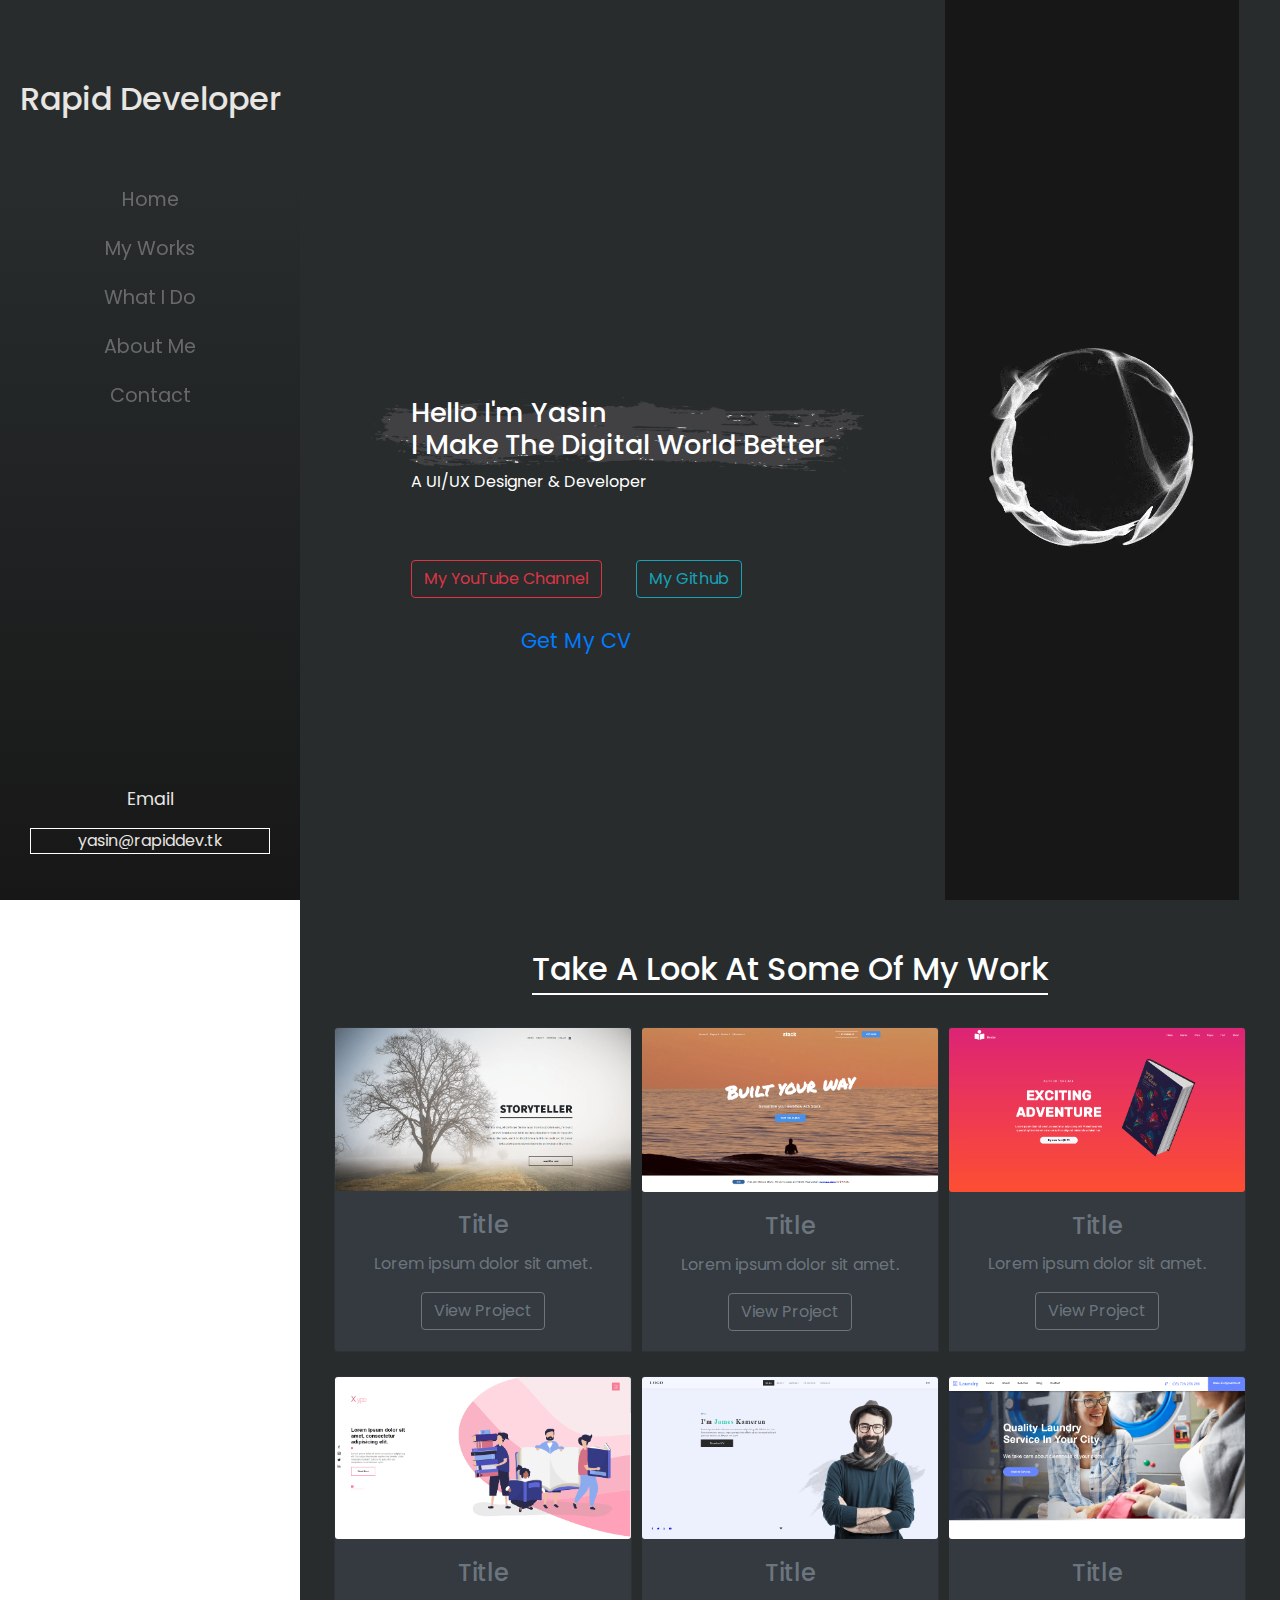
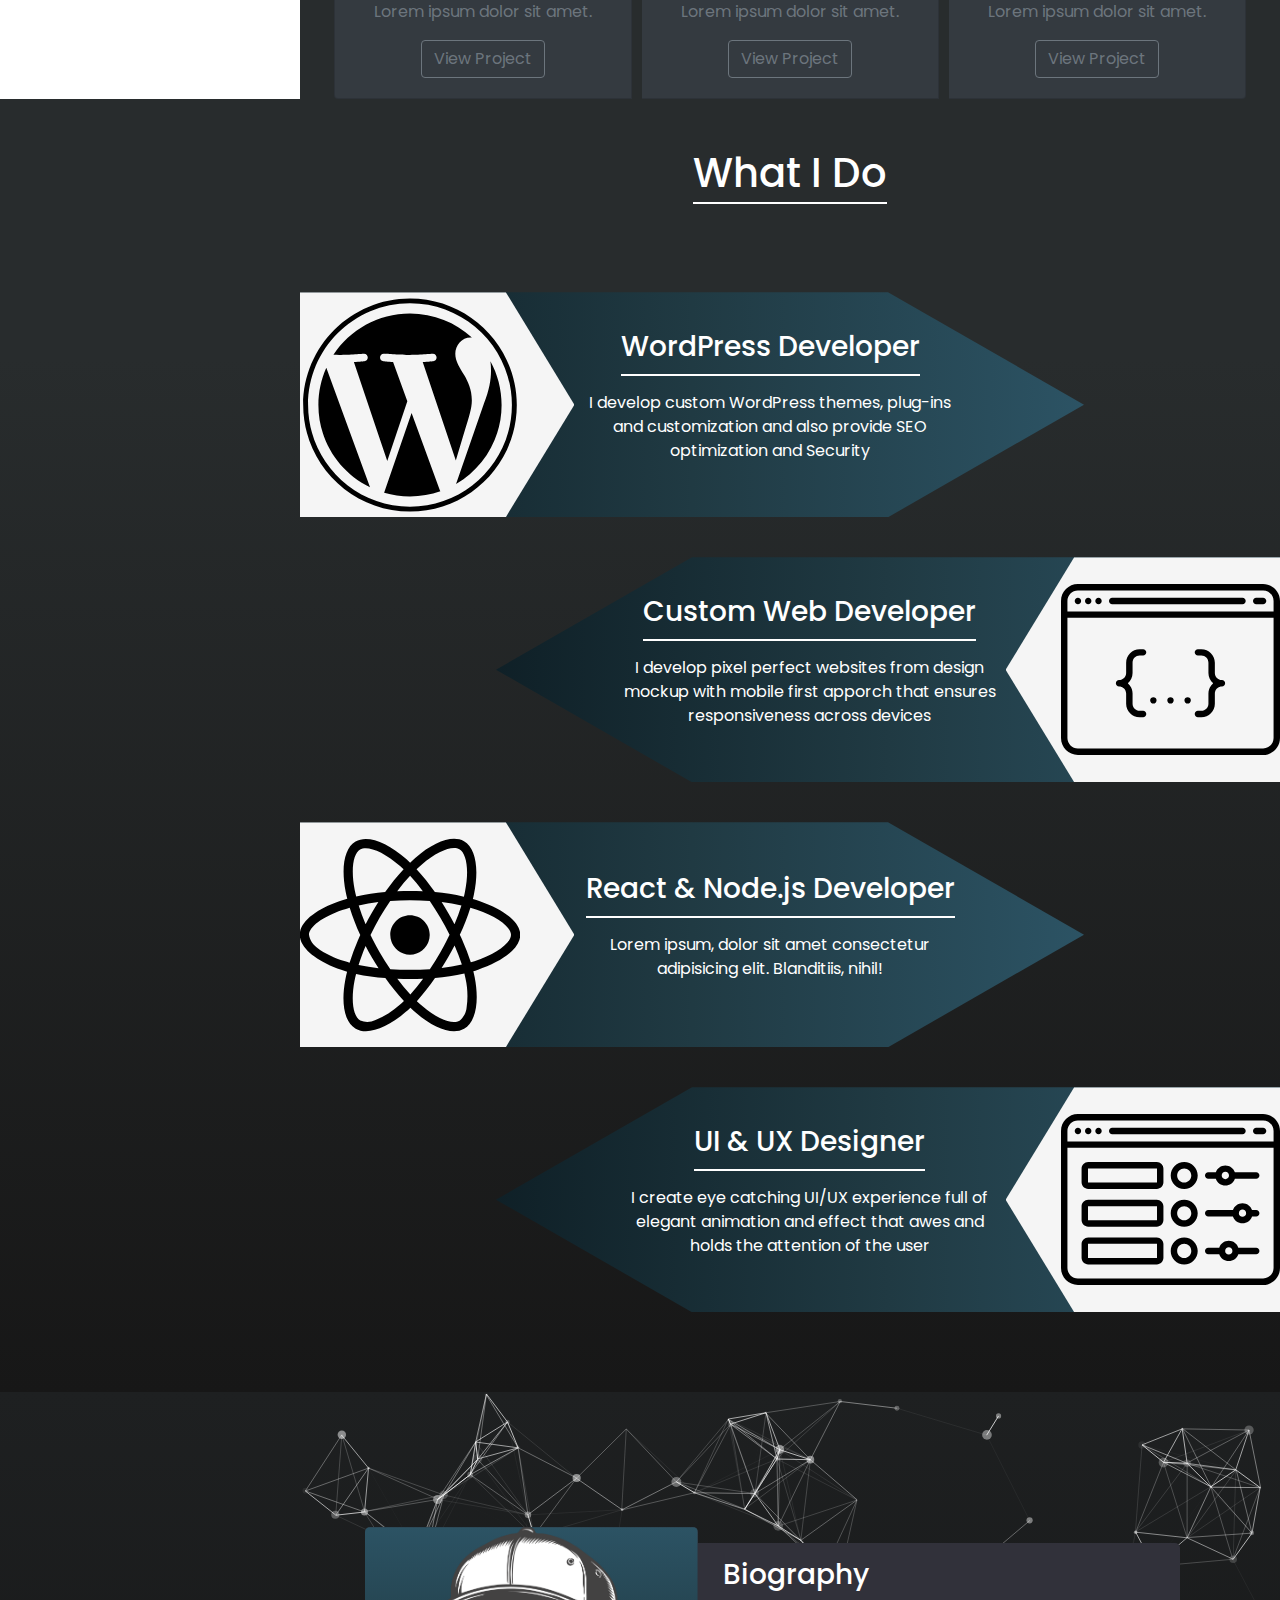
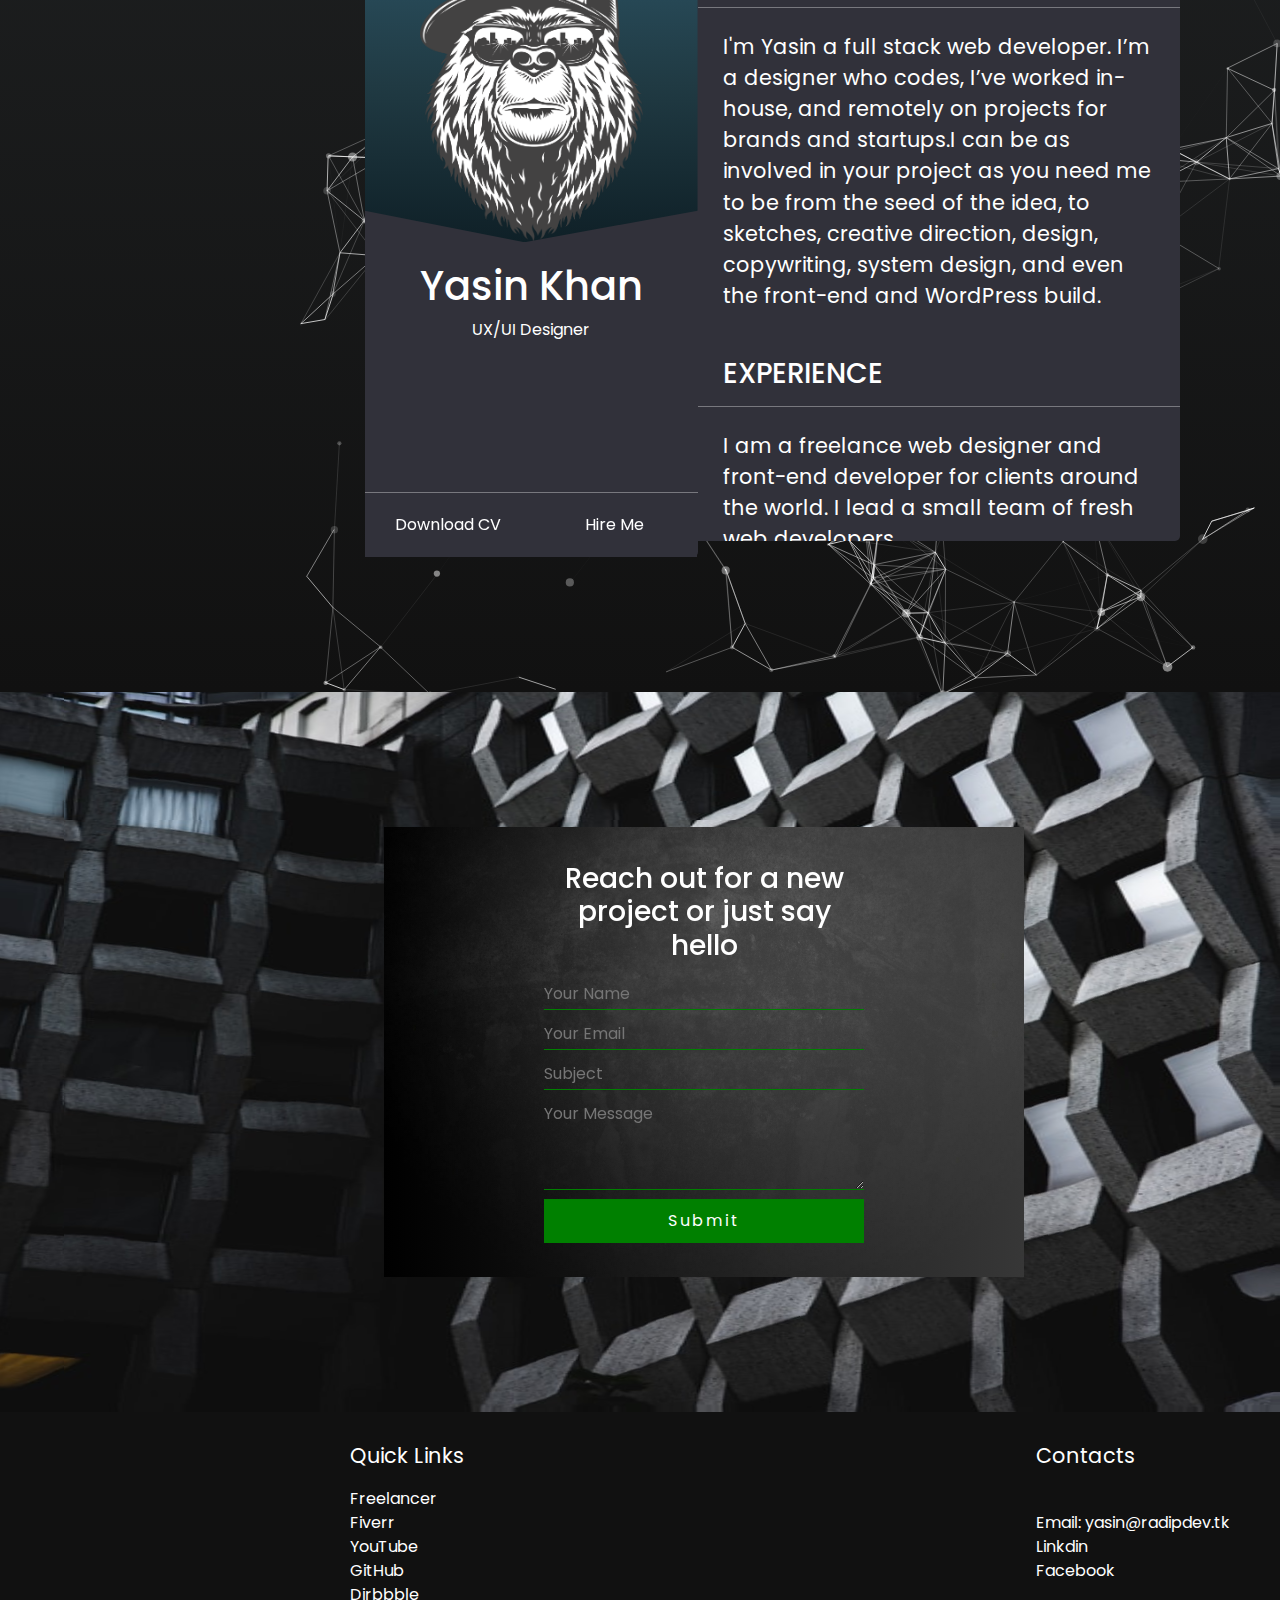
<file: index.html>
<!DOCTYPE html>
<html lang="en">
  <head>
    <meta charset="UTF-8" />
    <meta name="viewport" content="width=device-width, initial-scale=1.0" />
    <script
      src="https://code.jquery.com/jquery-3.5.1.slim.min.js"
      integrity="sha384-DfXdz2htPH0lsSSs5nCTpuj/zy4C+OGpamoFVy38MVBnE+IbbVYUew+OrCXaRkfj"
      crossorigin="anonymous"
    ></script>
    <script
      src="https://cdn.jsdelivr.net/npm/popper.js@1.16.1/dist/umd/popper.min.js"
      integrity="sha384-9/reFTGAW83EW2RDu2S0VKaIzap3H66lZH81PoYlFhbGU+6BZp6G7niu735Sk7lN"
      crossorigin="anonymous"
    ></script>
    <link
      rel="stylesheet"
      href="https://stackpath.bootstrapcdn.com/bootstrap/4.5.2/css/bootstrap.min.css"
      integrity="sha384-JcKb8q3iqJ61gNV9KGb8thSsNjpSL0n8PARn9HuZOnIxN0hoP+VmmDGMN5t9UJ0Z"
      crossorigin="anonymous"
    />
    <script
      src="https://stackpath.bootstrapcdn.com/bootstrap/4.5.2/js/bootstrap.min.js"
      integrity="sha384-B4gt1jrGC7Jh4AgTPSdUtOBvfO8shuf57BaghqFfPlYxofvL8/KUEfYiJOMMV+rV"
      crossorigin="anonymous"
    ></script>
    <link rel="stylesheet" href="css/main.css" />
    <link rel="stylesheet" href="css/side-bar.css" />
    <link rel="stylesheet" href="css/my-works.css" />
    <link rel="stylesheet" href="css/whoami.css" />
    <link rel="stylesheet" href="css/about.css" />
    <link rel="stylesheet" href="css/hover.css" />
    <link rel="stylesheet" href="css/media querie/1400p.css" />
    <link rel="stylesheet" href="css/media querie/1200p.css" />
    <link rel="stylesheet" href="css/media querie/1000p.css" />
    <link rel="stylesheet" href="css/media querie/800p.css" />
    <link rel="stylesheet" href="css/media querie/600p.css" />
    <link rel="stylesheet" href="css/media querie/400p.css" />
    <title>Rapid Dev</title>
  </head>
  <body>
    <div
      class="navbar navbar-collapse-sm navbar-dark bg-dark d-flex"
      style="z-index: 1000"
    >
      <a class="navbar-brand justify-content-end" href="#">Rapid Dev</a>
      <button
        class="navbar-toggler"
        type="button"
        data-toggle="collapse"
        data-target="#links"
      >
        <span class="navbar-toggler-icon"></span>
      </button>

      <div class="collapse navbar-collapse" id="links">
        <ul class="navbar-nav mr-auto">
          <li class="nav-item">
            <a class="nav-link" href="#home">Home</a>
          </li>
          <li class="nav-item">
            <a class="nav-link" href="#my-works">My Works</a>
          </li>
          <li class="nav-item">
            <a class="nav-link" href="#i-do">What I Do</a>
          </li>
          <li class="nav-item">
            <a class="nav-link" href="#particles-js">About Me</a>
          </li>
          <li class="nav-item">
            <a class="nav-link" href="#can">Contact</a>
          </li>
        </ul>
      </div>
    </div>

    <div class="side-bar" style="z-index: 10">
      <div class="logo">
        <h1 class="logo-text">Rapid Developer</h1>
        <h1 class="mobi">Rapid Dev</h1>
      </div>

      <div class="menu">
        <ul>
          <li><a href="#home" class="hvr-underline-from-left">Home</a></li>
          <li>
            <a href="#my-works" class="hvr-underline-from-left">My Works</a>
          </li>
          <li><a href="#i-do" class="hvr-underline-from-left">What I Do</a></li>
          <li>
            <a href="#particles-js" class="hvr-underline-from-left">About Me</a>
          </li>
          <li>
            <a href="#can" class="hvr-underline-from-left">Contact</a>
          </li>
        </ul>
      </div>
      <div class="mail">
        <p>Email</p>
        <p class="e">yasin@rapiddev.tk</p>
      </div>
    </div>

    <div class="sec" id="home">
      <div class="gap"></div>

      <div class="main-section">
        <div class="content">
          <h1>Hello I'm Yasin <br />I Make The Digital World Better</h1>
          <p>A UI/UX Designer & Developer</p>
          <div class="button-group">
            <a
              href="https://www.youtube.com/channel/UC22WNCmnBcL9GR6iqUbeaDw/?guided_help_flow=5"
              class="btn btn-outline-danger youtube"
              >My YouTube Channel</a
            >
            <a
              href="https://github.com/Wild-Hound"
              class="btn btn-outline-info github"
              >My Github</a
            >
            <br />
            <a href="" class="btn btn-link cv">Get My CV</a>
          </div>
        </div>

        <div class="vid">
          <video muted autoplay loop>
            <source src="assets/Orb-Animated-Video.mp4" />
          </video>
        </div>
      </div>
    </div>

    <div class="sec" id="my-works">
      <div class="gap"></div>
      <div class="work-section sec-sec">
        <h1 class="heading-1">Take A Look At Some Of My Work</h1>

        <div class="card-group pl-4 pr-4 mt-4">
          <div class="card bg-dark">
            <img src="images/site-1.PNG" alt="" class="card-img" />
            <div class="card-body">
              <h4 class="card-title">Title</h4>
              <p class="card-text">Lorem ipsum dolor sit amet.</p>
              <a
                href="show-case/Prize Project/index.html"
                class="btn btn-outline-secondary"
                >View Project</a
              >
            </div>
          </div>

          <div class="card bg-dark">
            <img src="images/site-2.PNG" alt="" class="card-img" />
            <div class="card-body">
              <h4 class="card-title">Title</h4>
              <p class="card-text">Lorem ipsum dolor sit amet.</p>
              <a
                href="show-case/hw-6/index.html"
                class="btn btn-outline-secondary"
                >View Project</a
              >
            </div>
          </div>

          <div class="card bg-dark">
            <img src="images/site-3.PNG" alt="" class="card-img" />
            <div class="card-body">
              <h4 class="card-title">Title</h4>
              <p class="card-text">Lorem ipsum dolor sit amet.</p>
              <a
                href="show-case/Books/index.html"
                class="btn btn-outline-secondary"
                >View Project</a
              >
            </div>
          </div>
        </div>

        <div class="card-group pl-4 pr-4 mt-4">
          <div class="card bg-dark">
            <img src="images/site-4.PNG" alt="" class="card-img" />
            <div class="card-body">
              <h4 class="card-title">Title</h4>
              <p class="card-text">Lorem ipsum dolor sit amet.</p>
              <a
                href="show-case/Lara-01/index.html"
                class="btn btn-outline-secondary"
                >View Project</a
              >
            </div>
          </div>

          <div class="card bg-dark">
            <img src="images/site-5.PNG" alt="" class="card-img" />
            <div class="card-body">
              <h4 class="card-title">Title</h4>
              <p class="card-text">Lorem ipsum dolor sit amet.</p>
              <a
                href="show-case/Portfolio-1/index.html"
                class="btn btn-outline-secondary"
                >View Project</a
              >
            </div>
          </div>

          <div class="card bg-dark">
            <img src="images/site-6.PNG" alt="" class="card-img" />
            <div class="card-body">
              <h4 class="card-title">Title</h4>
              <p class="card-text">Lorem ipsum dolor sit amet.</p>
              <a
                href="show-case/p-2/index.html"
                class="btn btn-outline-secondary"
                >View Project</a
              >
            </div>
          </div>
        </div>
      </div>
    </div>

    <div class="sec who-bg" id="i-do">
      <div class="gap"></div>
      <div class="whoami-sec sec-sec">
        <h1 class="heading-1 who-text">What I Do</h1>

        <div class="slice-group">
          <div>
            <div class="slice d-flex">
              <div class="head">
                <div class="ava img-1"></div>
              </div>
              <div class="text-content">
                <h3 class="feat-text">WordPress Developer</h3>
                <p>
                  I develop custom WordPress themes, plug-ins and customization
                  and also provide SEO optimization and Security
                </p>
              </div>
            </div>
          </div>

          <div class="d-flex flex-row-reverse">
            <div class="slice d-flex flex-row-reverse clip-left">
              <div class="head clip-left">
                <div class="ava img-2 ml-auto"></div>
              </div>
              <div class="text-content">
                <h3 class="feat-text">Custom Web Developer</h3>
                <p>
                  I develop pixel perfect websites from design mockup with
                  mobile first apporch that ensures responsiveness across
                  devices
                </p>
              </div>
            </div>
          </div>

          <div class="slice d-flex">
            <div class="head">
              <div class="ava img-3"></div>
            </div>

            <div class="text-content">
              <h3 class="feat-text">React & Node.js Developer</h3>
              <p>
                Lorem ipsum, dolor sit amet consectetur adipisicing elit.
                Blanditiis, nihil!
              </p>
            </div>
          </div>

          <div class="d-flex flex-row-reverse">
            <div class="slice d-flex flex-row-reverse clip-left">
              <div class="head clip-left">
                <div class="ava img-4 ml-auto"></div>
              </div>
              <div class="text-content">
                <h3 class="feat-text">UI & UX Designer</h3>
                <p>
                  I create eye catching UI/UX experience full of elegant
                  animation and effect that awes and holds the attention of the
                  user
                </p>
              </div>
            </div>
          </div>
        </div>
      </div>
    </div>

    <div class="sec h-100" id="particles-js">
      <div class="gap"></div>
      <div class="con">
        <div class="profile">
          <div class="picture"></div>
          <div class="self-info">
            <h1>Yasin Khan</h1>
            <p>UX/UI Designer</p>
          </div>
          <div class="button-group">
            <a href="web_dev_CV-1.pdf" class="hvr-rectangle-in">Download CV</a>
            <a href="#con-info" class="hvr-rectangle-in">Hire Me</a>
          </div>
          <div class="info"></div>
        </div>
        <div class="bio">
          <div class="d-flex flex-column justify-content-between">
            <div>
              <h3>Biography</h3>
              <p>
                I'm Yasin a full stack web developer. I’m a designer who codes,
                I’ve worked in-house, and remotely on projects for brands and
                startups.I can be as involved in your project as you need me to
                be from the seed of the idea, to sketches, creative direction,
                design, copywriting, system design, and even the front-end and
                WordPress build.
              </p>
            </div>

            <div>
              <h3>EXPERIENCE</h3>
              <p>
                I am a freelance web designer and front-end developer for
                clients around the world. I lead a small team of fresh web
                developers
              </p>
            </div>

            <div class="loc">
              <div>
                <p><span class="hili">AGE: </span>26</p>
                <p><span class="hili">EMAIL: </span>yasin@rapiddev.tk</p>
              </div>

              <div>
                <p><span class="hili">RESIDENCE: </span>Bangladesh</p>
                <p><span class="hili">ADDRESS: </span>Dhaka, Bangladesh</p>
              </div>
            </div>

            <p style="color: #17a2b8">LET'S WORK TOGETHER</p>
          </div>

          <div class="tech"></div>
        </div>
      </div>
    </div>

    <script src="assets/particles.min.js"></script>
    <script src="assets/eff-bg.js"></script>

    <div id="can" style="width: 100%">
      <div class="con-info" id="con-info">
        <div class="con-c">
          <h3>Reach out for a new project or just say hello</h3>
          <input type="text" placeholder="Your Name" />
          <input type="email" placeholder="Your Email" />
          <input type="text" placeholder="Subject" />
          <textarea
            name=""
            id=""
            cols="30"
            rows="3"
            placeholder="Your Message"
          ></textarea>
          <button>Submit</button>
        </div>
      </div>
    </div>

    <script src="assets/pixi-min.js"></script>
    <script src="assets/render.js"></script>

    <div class="footer sec">
      <div class="gap"></div>
      <div class="fot-details">
        <div>
          <p class="big">Quick Links</p>
          <ul>
            <li>
              <a href="https://www.freelancer.com/u/wildhound404">Freelancer</a>
            </li>
            <li><a href="https://www.fiverr.com/yasin40469?">Fiverr</a></li>
            <li>
              <a
                href="https://www.youtube.com/channel/UC22WNCmnBcL9GR6iqUbeaDw/?guided_help_flow=5"
                >YouTube</a
              >
            </li>
            <li><a href="https://github.com/Wild-Hound">GitHub</a></li>
            <li><a href="https://dribbble.com/Wild-Hound">Dirbbble</a></li>
          </ul>
        </div>

        <div>
          <p class="big">Contacts</p>
          <ul>
            <li>
              <p class="num"></p>
            </li>
            <li>
              <a href="mailto:yasin@radipdev.tk">Email: yasin@radipdev.tk</a>
            </li>
            <li>
              <a href="https://www.linkedin.com/in/yasin-khan-ab75801b1/"
                >Linkdin</a
              >
            </li>
            <li>
              <a href="https://www.facebook.com/alexia.benz.16/">Facebook</a>
            </li>
          </ul>
        </div>
      </div>
    </div>
  </body>
</html>
</file>
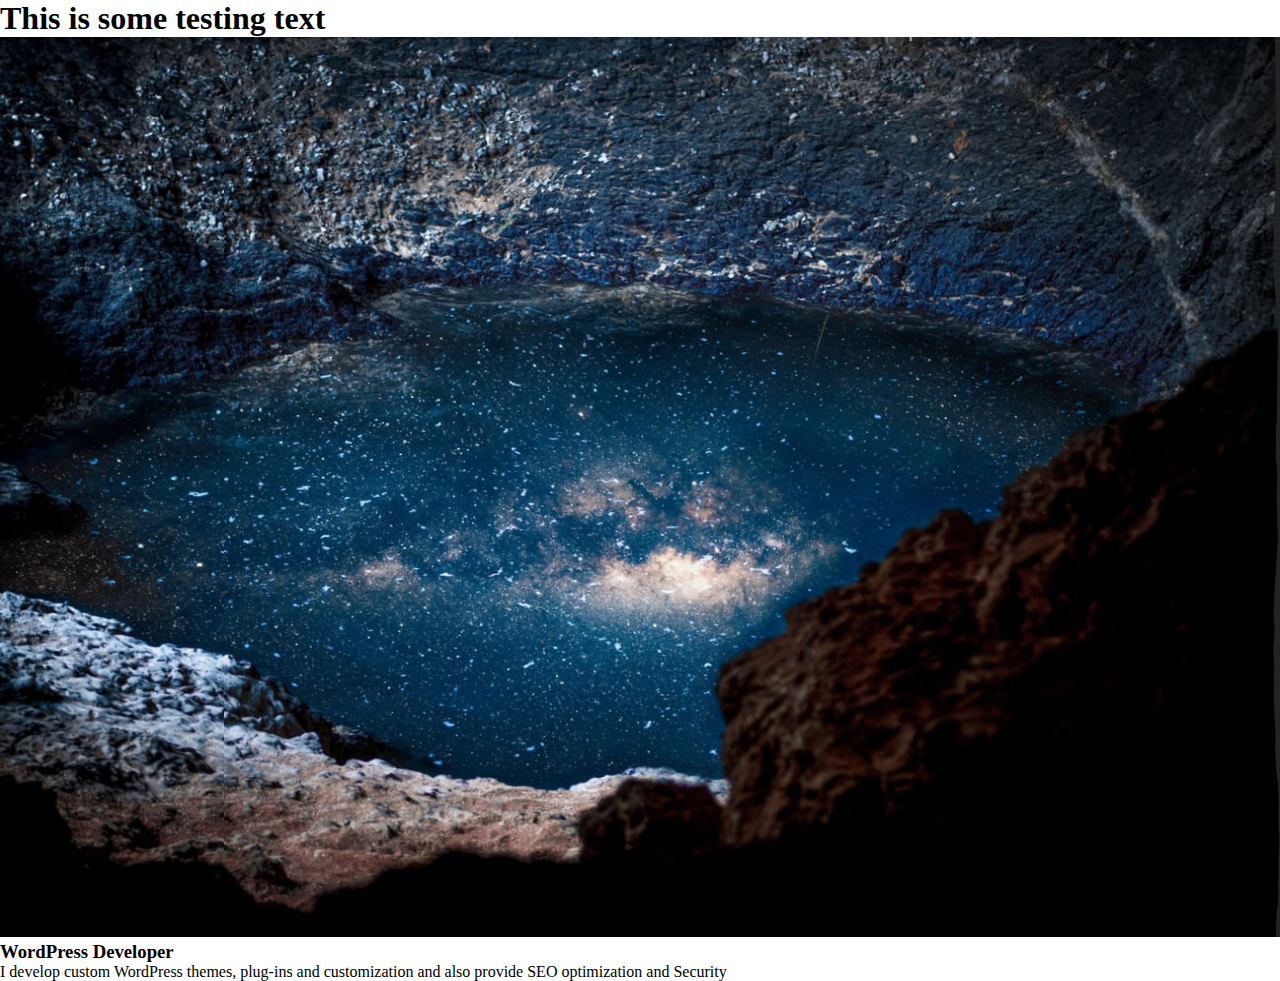
<file: pat/index.html>
<!DOCTYPE html>
<html lang="en">
  <head>
    <meta charset="UTF-8" />
    <meta name="viewport" content="width=device-width, initial-scale=1.0" />
    <link rel="stylesheet" href="style.css" />
    <title>Document</title>
  </head>
  <body>
    <h1>This is some testing text</h1>
    <script src="pixi-min.js"></script>

    <script src="render.js"></script>

    <div class="slice d-flex">
      <div class="head">
        <div class="ava img-1"></div>
      </div>
      <div class="text-content">
        <h3 class="feat-text">WordPress Developer</h3>
        <p>
          I develop custom WordPress themes, plug-ins and customization and also
          provide SEO optimization and Security
        </p>
      </div>
    </div>
  </body>
</html>
</file>
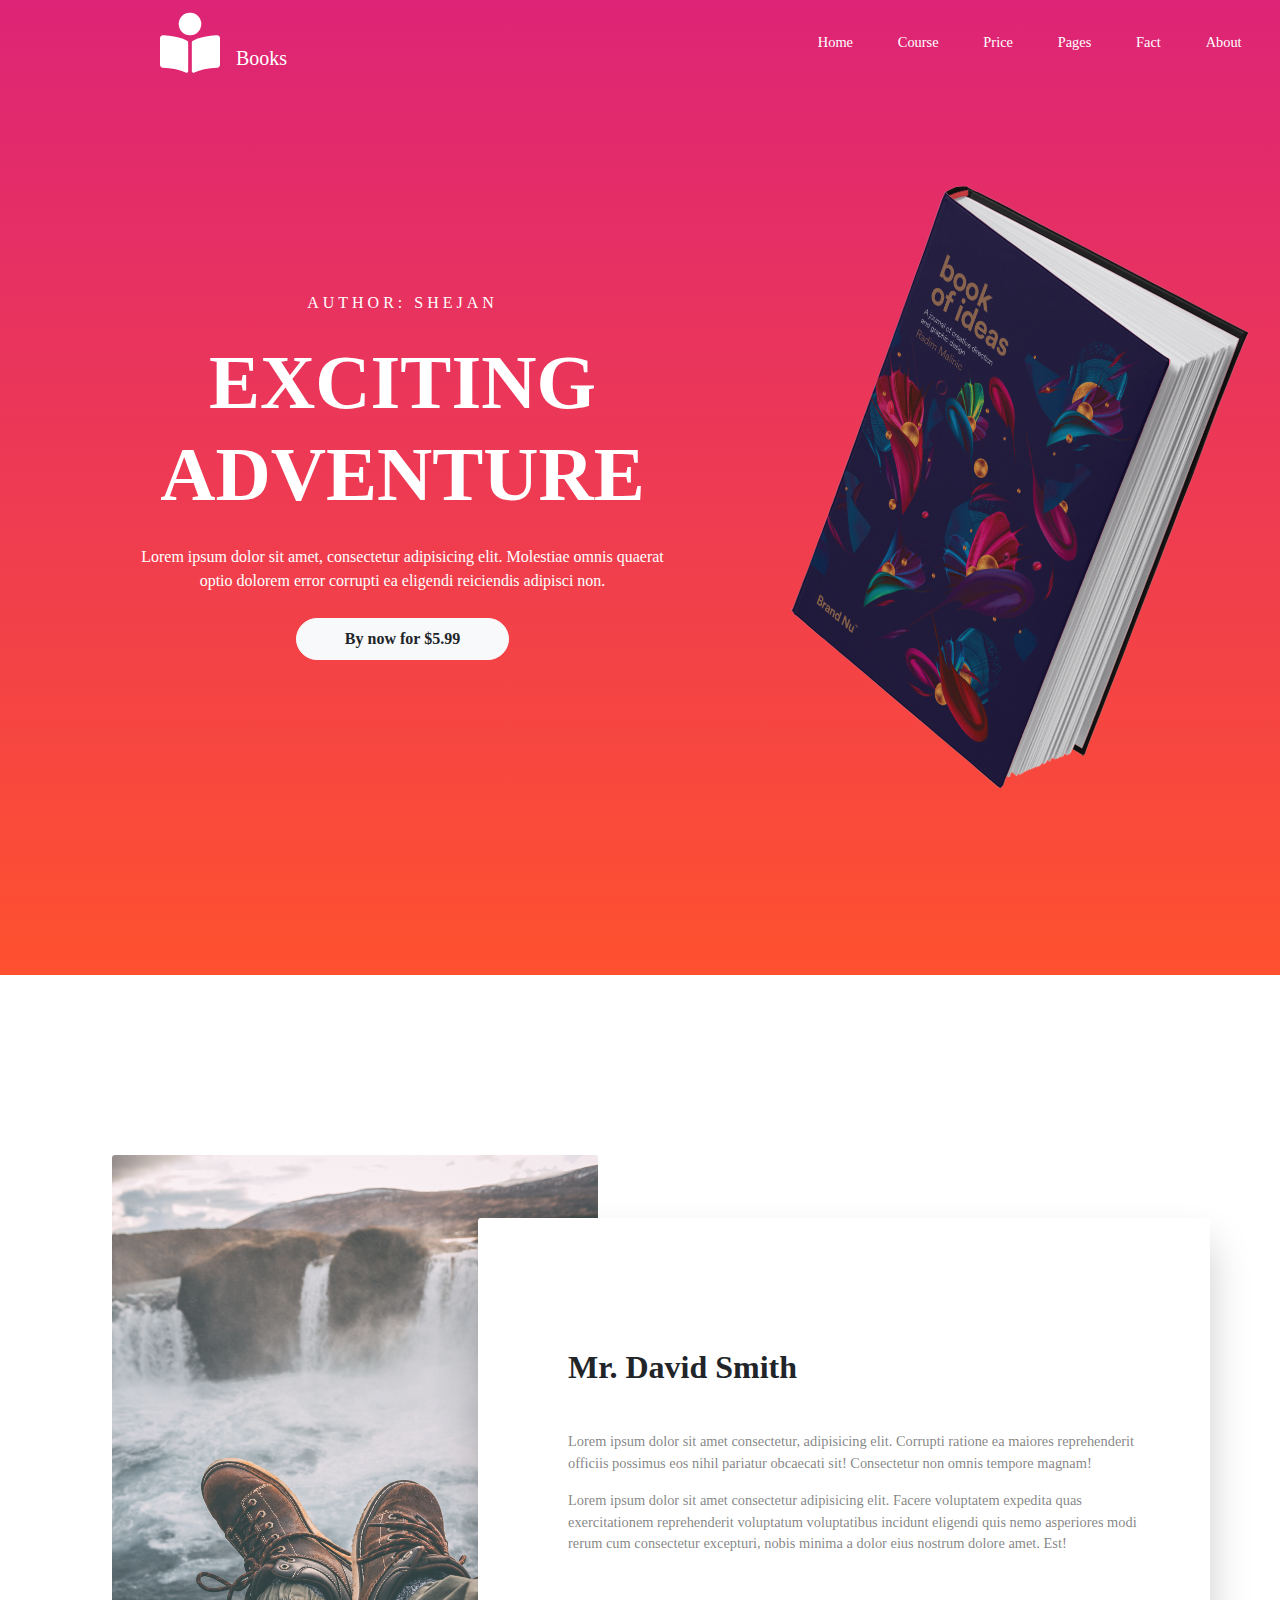
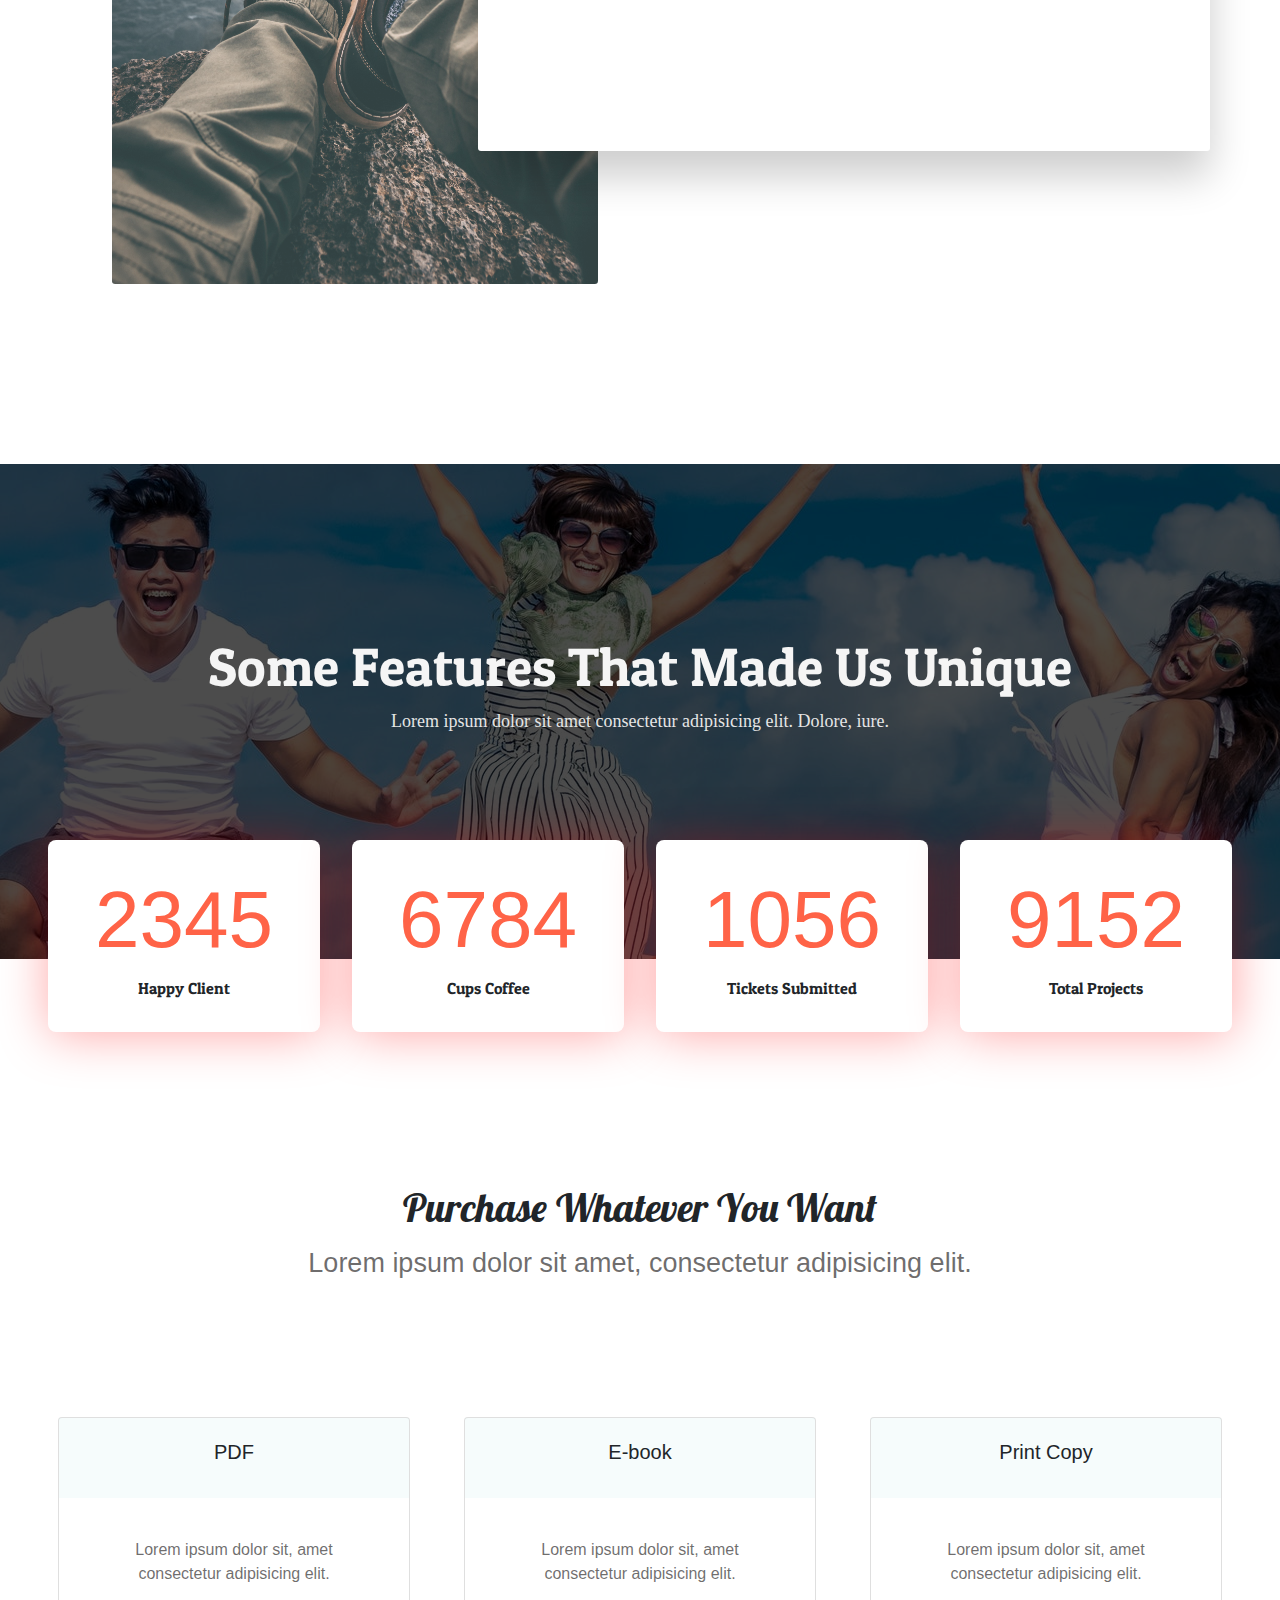
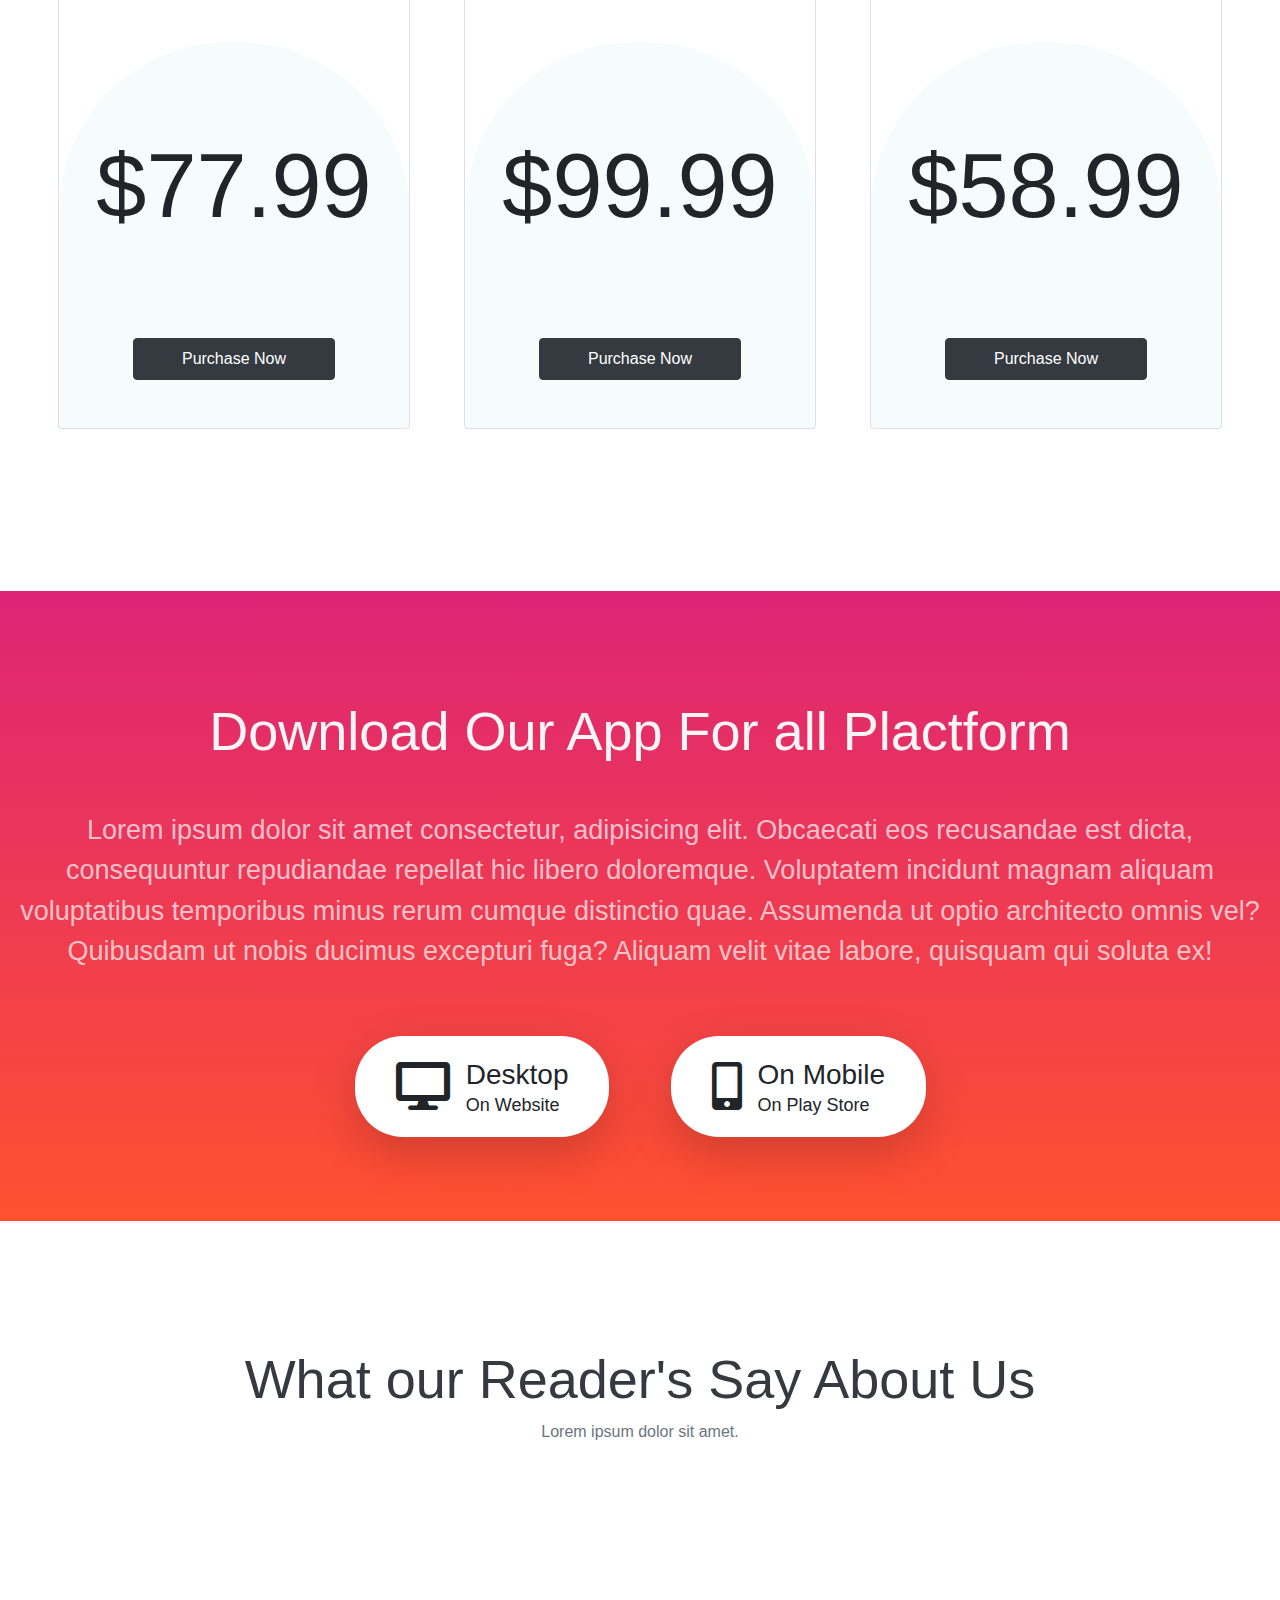
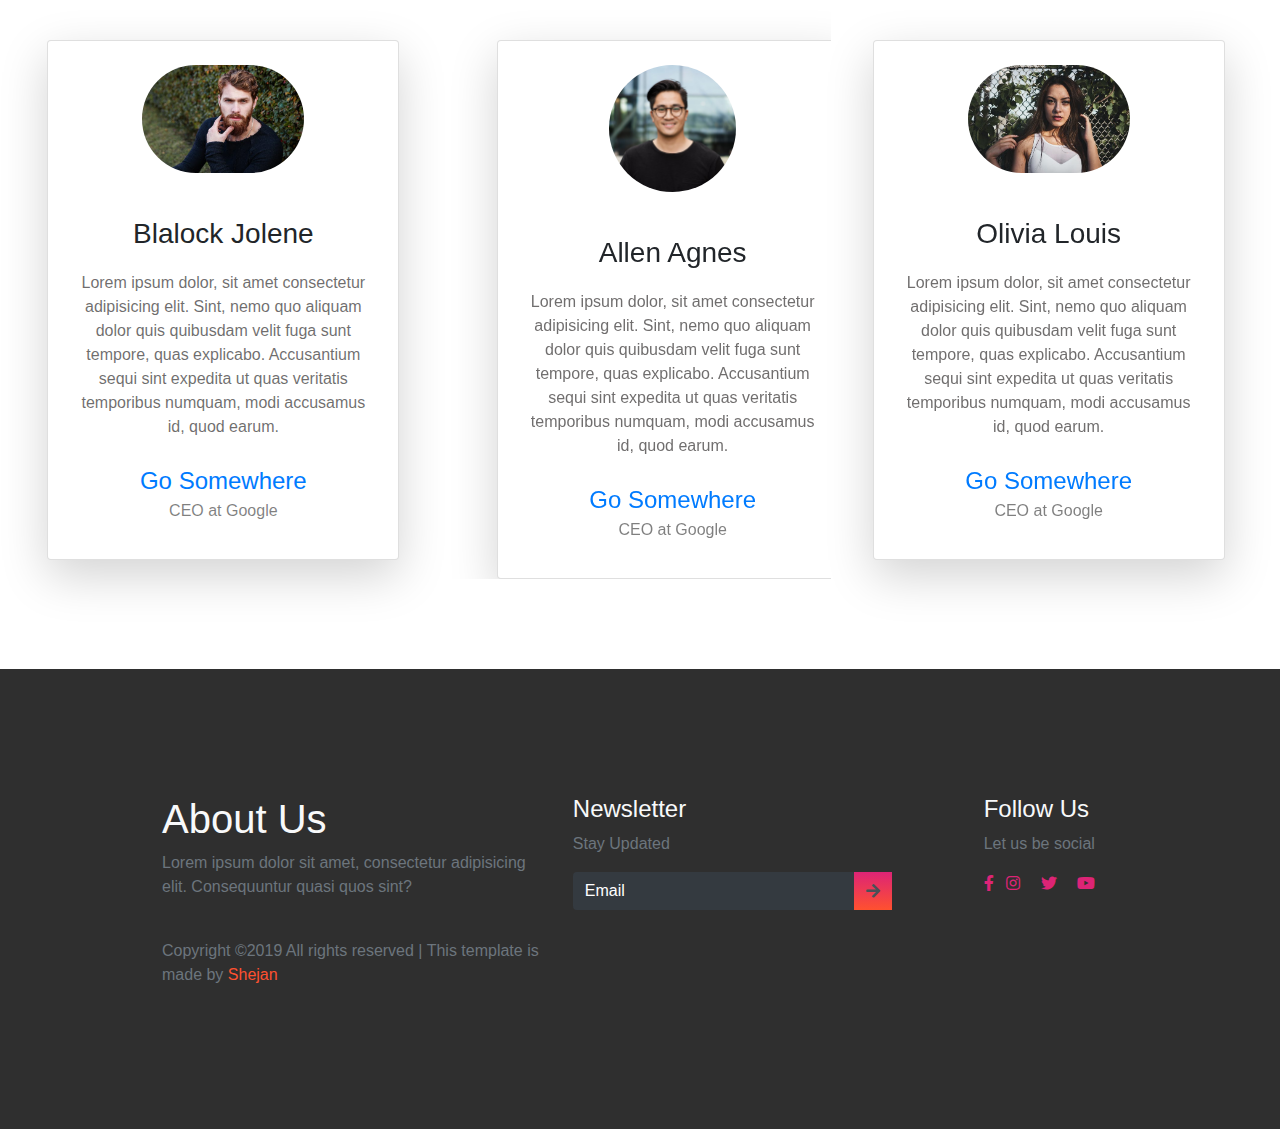
<file: show-case/Books/index.html>
<!DOCTYPE html>
<html lang="en">
  <head>
    <meta charset="UTF-8" />
    <meta name="viewport" content="width=device-width, initial-scale=1.0" />
    <link
      rel="stylesheet"
      href="https://stackpath.bootstrapcdn.com/bootstrap/4.5.2/css/bootstrap.min.css"
      integrity="sha384-JcKb8q3iqJ61gNV9KGb8thSsNjpSL0n8PARn9HuZOnIxN0hoP+VmmDGMN5t9UJ0Z"
      crossorigin="anonymous"
    />
    <link rel="stylesheet" href="css/all.min.css" />
    <link rel="stylesheet" href="css/fontawesome.min.css" />
    <link rel="stylesheet" href="css/style.css" />
    <link rel="stylesheet" href="css/mobi-style.css" />
    <title>Books</title>
  </head>
  <body>
    <header>
      <div class="container-fluid p-0">
        <nav class="navbar navbar-expand-lg navbar-light">
          <a class="navbar-brand" href="#"
            ><i class="fas fa-book-reader fa-3x mx-3"></i>Books</a
          >
          <button
            class="navbar-toggler"
            type="button"
            data-toggle="collapse"
            data-target="#navbarNav"
            aria-controls="navbarNav"
            aria-expanded="false"
            aria-label="Toggle navigation"
          >
            <i class="fas fa-align-right text-light"></i>
          </button>
          <div class="collapse navbar-collapse" id="navbarNav">
            <div class="mr-auto"></div>
            <ul class="navbar-nav">
              <li class="nav-item active">
                <a class="nav-link" href="#"
                  >Home <span class="sr-only">(current)</span></a
                >
              </li>
              <li class="nav-item">
                <a class="nav-link" href="#">Course</a>
              </li>
              <li class="nav-item">
                <a class="nav-link" href="#">Price</a>
              </li>
              <li class="nav-item dropdown">
                <div class="dropdown">
                  <a href="#" class="nav-link">Pages</a>
                  <div class="dropdown-content">
                    <a href="#">Generic</a>
                    <a href="#">Element</a>
                  </div>
                </div>
              </li>
              <li class="nav-item">
                <a class="nav-link" href="#">Fact</a>
              </li>
              <li class="nav-item">
                <a class="nav-link" href="#">About</a>
              </li>
            </ul>
          </div>
        </nav>
      </div>

      <div class="container text-center">
        <div class="row">
          <div class="col-md-7 col-sm-12">
            <h6>AUTHOR: SHEJAN</h6>
            <h1>EXCITING ADVENTURE</h1>
            <p>
              Lorem ipsum dolor sit amet, consectetur adipisicing elit.
              Molestiae omnis quaerat optio dolorem error corrupti ea eligendi
              reiciendis adipisci non.
            </p>
            <button class="btn btn-light px-5 py-2">By now for $5.99</button>
          </div>
          <div class="col-md-5 col-sm-12 h-25">
            <img src="images/header-img.png" alt="Books" />
          </div>
        </div>
      </div>
    </header>

    <main>
      <section class="section-1">
        <div class="container text-center">
          <div class="row">
            <div class="col-md-6">
              <div class="pray">
                <img src="images/pexels-photo-1904769.jpeg" alt="Pray" />
              </div>
            </div>
            <div class="col-md-6">
              <div class="panel text-left">
                <h1>Mr. David Smith</h1>
                <p class="pt-4">
                  Lorem ipsum dolor sit amet consectetur, adipisicing elit.
                  Corrupti ratione ea maiores reprehenderit officiis possimus
                  eos nihil pariatur obcaecati sit! Consectetur non omnis
                  tempore magnam!
                </p>
                <p>
                  Lorem ipsum dolor sit amet consectetur adipisicing elit.
                  Facere voluptatem expedita quas exercitationem reprehenderit
                  voluptatum voluptatibus incidunt eligendi quis nemo asperiores
                  modi rerum cum consectetur excepturi, nobis minima a dolor
                  eius nostrum dolore amet. Est!
                </p>
              </div>
            </div>
          </div>
        </div>
      </section>

      <section class="section-2 container-fluid p-0">
        <div class="cover">
          <div class="content text-center">
            <h1>Some Features That Made Us Unique</h1>
            <p>
              Lorem ipsum dolor sit amet consectetur adipisicing elit. Dolore,
              iure.
            </p>
          </div>
        </div>
        <div class="container-fluid text-center">
          <div
            class="numbers d-flex flex-md-row flex-wrap justify-content-center"
          >
            <div class="rect">
              <h1>2345</h1>
              <p>Happy Client</p>
            </div>
            <div class="rect">
              <h1>6784</h1>
              <p>Cups Coffee</p>
            </div>
            <div class="rect">
              <h1>1056</h1>
              <p>Tickets Submitted</p>
            </div>
            <div class="rect">
              <h1>9152</h1>
              <p>Total Projects</p>
            </div>
          </div>
        </div>

        <div class="purchase text-center">
          <h1>Purchase Whatever You Want</h1>
          <p>Lorem ipsum dolor sit amet, consectetur adipisicing elit.</p>
          <div class="cards">
            <div class="d-flex flex-row justify-content-center flex-wrap">
              <!--First Card-->
              <div class="card">
                <div class="card-body">
                  <div class="title">
                    <h5 class="card-title">PDF</h5>
                  </div>
                  <p class="card-text">
                    Lorem ipsum dolor sit, amet consectetur adipisicing elit.
                  </p>
                  <div class="pricing">
                    <h1>$77.99</h1>
                    <a href="#" class="btn btn-dark px-5 py-2 mb-5"
                      >Purchase Now</a
                    >
                  </div>
                </div>
              </div>
              <!--Second Card-->
              <div class="card">
                <div class="card-body">
                  <div class="title">
                    <h5 class="card-title">E-book</h5>
                  </div>
                  <p class="card-text">
                    Lorem ipsum dolor sit, amet consectetur adipisicing elit.
                  </p>
                  <div class="pricing">
                    <h1>$99.99</h1>
                    <a href="#" class="btn btn-dark px-5 py-2 mb-5"
                      >Purchase Now</a
                    >
                  </div>
                </div>
              </div>
              <!--Third Card-->
              <div class="card">
                <div class="card-body">
                  <div class="title">
                    <h5 class="card-title">Print Copy</h5>
                  </div>
                  <p class="card-text">
                    Lorem ipsum dolor sit, amet consectetur adipisicing elit.
                  </p>
                  <div class="pricing">
                    <h1>$58.99</h1>
                    <a href="#" class="btn btn-dark px-5 py-2 mb-5"
                      >Purchase Now</a
                    >
                  </div>
                </div>
              </div>
            </div>
          </div>
        </div>
      </section>

      <section class="section-3 container-fluid p-0 textcenter">
        <div class="row">
          <div class="col-md-12 col-sm-12 text-center">
            <h1>Download Our App For all Plactform</h1>
            <p>
              Lorem ipsum dolor sit amet consectetur, adipisicing elit.
              Obcaecati eos recusandae est dicta, consequuntur repudiandae
              repellat hic libero doloremque. Voluptatem incidunt magnam aliquam
              voluptatibus temporibus minus rerum cumque distinctio quae.
              Assumenda ut optio architecto omnis vel? Quibusdam ut nobis
              ducimus excepturi fuga? Aliquam velit vitae labore, quisquam qui
              soluta ex!
            </p>
          </div>
        </div>
        <div class="platform row">
          <div class="col-md-6 col-sm-12 text-right">
            <div class="desktop shadow-lg">
              <div class="d-flex flex-row justify-content-center">
                <i class="fas fa-desktop fa-3x py-2 pr-3"></i>
                <div class="text text-left">
                  <h3 class="pt-1 m-0">Desktop</h3>
                  <p class="p-0 m-0">On Website</p>
                </div>
              </div>
            </div>
          </div>
          <div class="col-md-6 col-sm-12 text-left">
            <div class="desktop shadow-lg">
              <div class="d-flex flex-row justify-content-center">
                <i class="fas fa-mobile-alt fa-3x py-2 pr-3"></i>
                <div class="text text-left">
                  <h3 class="pt-1 m-0">On Mobile</h3>
                  <p class="p-0 m-0">On Play Store</p>
                </div>
              </div>
            </div>
          </div>
        </div>
      </section>

      <section class="section-4">
        <div class="container text-center">
          <h1 class="text-dark">What our Reader's Say About Us</h1>
          <p class="text-secondary">Lorem ipsum dolor sit amet.</p>
        </div>
        <div class="team row">
          <div class="col-md-4 col-sm-12 text-center">
            <div class="card mr-2 d-inline-block shadow-lg">
              <div class="card-img-top">
                <img
                  src="images/UI-face-3.jpg"
                  alt="Member"
                  class="img-fluid border-radius p-4"
                />
              </div>
              <div class="card-body">
                <h3 class="card-title">Blalock Jolene</h3>
                <p class="card-text">
                  Lorem ipsum dolor, sit amet consectetur adipisicing elit.
                  Sint, nemo quo aliquam dolor quis quibusdam velit fuga sunt
                  tempore, quas explicabo. Accusantium sequi sint expedita ut
                  quas veritatis temporibus numquam, modi accusamus id, quod
                  earum.
                </p>
                <a href="#" class="text-secodary text-decoration-none"
                  >Go Somewhere</a
                >
                <p class="text-black-50">CEO at Google</p>
              </div>
            </div>
          </div>
          <div class="col-md-4 col-sm-12">
            <!--Carousel Started-->
            <div
              id="carouselExampleSlidesOnly"
              class="carousel slide"
              data-ride="carousel"
            >
              <div class="carousel-inner">
                <div class="carousel-item active text-center">
                  <!--card2-->
                  <div class="card mr-2 d-inline-block shadow-lg">
                    <div class="card-img-top">
                      <img
                        src="images/UI-face-1.jpg"
                        alt="Member"
                        class="img-fluid rounded-circle w-50 p-4"
                      />
                    </div>
                    <div class="card-body">
                      <h3 class="card-title">Allen Agnes</h3>
                      <p class="card-text">
                        Lorem ipsum dolor, sit amet consectetur adipisicing
                        elit. Sint, nemo quo aliquam dolor quis quibusdam velit
                        fuga sunt tempore, quas explicabo. Accusantium sequi
                        sint expedita ut quas veritatis temporibus numquam, modi
                        accusamus id, quod earum.
                      </p>
                      <a href="#" class="text-secodary text-decoration-none"
                        >Go Somewhere</a
                      >
                      <p class="text-black-50">CEO at Google</p>
                    </div>
                  </div>
                </div>
                <div class="carousel-item text-center">
                  <!--card3-->
                  <div class="card mr-2 d-inline-block shadow-lg">
                    <div class="card-img-top">
                      <img
                        src="images/UI-face-2.jpg"
                        alt="Member"
                        class="img-fluid rounded-circle w-50 p-4"
                      />
                    </div>
                    <div class="card-body">
                      <h3 class="card-title">Amiel Babara</h3>
                      <p class="card-text">
                        Lorem ipsum dolor, sit amet consectetur adipisicing
                        elit. Sint, nemo quo aliquam dolor quis quibusdam velit
                        fuga sunt tempore, quas explicabo. Accusantium sequi
                        sint expedita ut quas veritatis temporibus numquam, modi
                        accusamus id, quod earum.
                      </p>
                      <a href="#" class="text-secodary text-decoration-none"
                        >Go Somewhere</a
                      >
                      <p class="text-black-50">CEO at Google</p>
                    </div>
                  </div>
                </div>
              </div>
            </div>
          </div>
          <div class="col-md-4 col-sm-12 text-center">
            <!--card4-->
            <div class="card mr-2 d-inline-block shadow-lg">
              <div class="card-img-top">
                <img
                  src="images/UI-face-4.jpg"
                  alt="Member"
                  class="img-fluid border-radius p-4"
                />
              </div>
              <div class="card-body">
                <h3 class="card-title">Olivia Louis</h3>
                <p class="card-text">
                  Lorem ipsum dolor, sit amet consectetur adipisicing elit.
                  Sint, nemo quo aliquam dolor quis quibusdam velit fuga sunt
                  tempore, quas explicabo. Accusantium sequi sint expedita ut
                  quas veritatis temporibus numquam, modi accusamus id, quod
                  earum.
                </p>
                <a href="#" class="text-secodary text-decoration-none"
                  >Go Somewhere</a
                >
                <p class="text-black-50">CEO at Google</p>
              </div>
            </div>
          </div>
        </div>
      </section>
    </main>

    <footer>
      <div class="container-fluid p-0">
        <div class="row text-left">
          <div class="col-md-5">
            <h1 class="text-light">About Us</h1>
            <p class="text-muted">
              Lorem ipsum dolor sit amet, consectetur adipisicing elit.
              Consequuntur quasi quos sint?
            </p>
            <p class="pt-4 text-muted">
              Copyright &copy2019 All rights reserved | This template is made by
              <span>Shejan</span>
            </p>
          </div>
          <div class="col-md-5">
            <h4 class="text-light">Newsletter</h4>
            <p class="text-muted">Stay Updated</p>
            <form class="form-inline">
              <div class="col pl-0">
                <div class="input-group pr-5">
                  <input
                    type="text"
                    class="form-control bg-dark textwhite"
                    placeholder="Email"
                  />
                  <div class="input-group-prepend">
                    <div class="input-group-text">
                      <i class="fas fa-arrow-right"></i>
                    </div>
                  </div>
                </div>
              </div>
            </form>
          </div>
          <div class="col-md-2 col-sm-12">
            <h4 class="text-light">Follow Us</h4>
            <p class="text-muted">Let us be social</p>
            <div class="column">
              <i class="fab fa-facebook-f"></i>
              <i class="fab fa-instagram"></i>
              <i class="fab fa-twitter"></i>
              <i class="fab fa-youtube"></i>
            </div>
          </div>
        </div>
      </div>
    </footer>

    <script src="https://cdnjs.cloudflare.com/ajax/libs/jquery/3.5.1/jquery.min.js"></script>
    <script
      src="https://cdn.jsdelivr.net/npm/popper.js@1.16.1/dist/umd/popper.min.js"
      integrity="sha384-9/reFTGAW83EW2RDu2S0VKaIzap3H66lZH81PoYlFhbGU+6BZp6G7niu735Sk7lN"
      crossorigin="anonymous"
    ></script>
    <script
      src="https://stackpath.bootstrapcdn.com/bootstrap/4.5.2/js/bootstrap.min.js"
      integrity="sha384-B4gt1jrGC7Jh4AgTPSdUtOBvfO8shuf57BaghqFfPlYxofvL8/KUEfYiJOMMV+rV"
      crossorigin="anonymous"
    ></script>

    <script src="main-1.js"></script>
  </body>
</html>
</file>
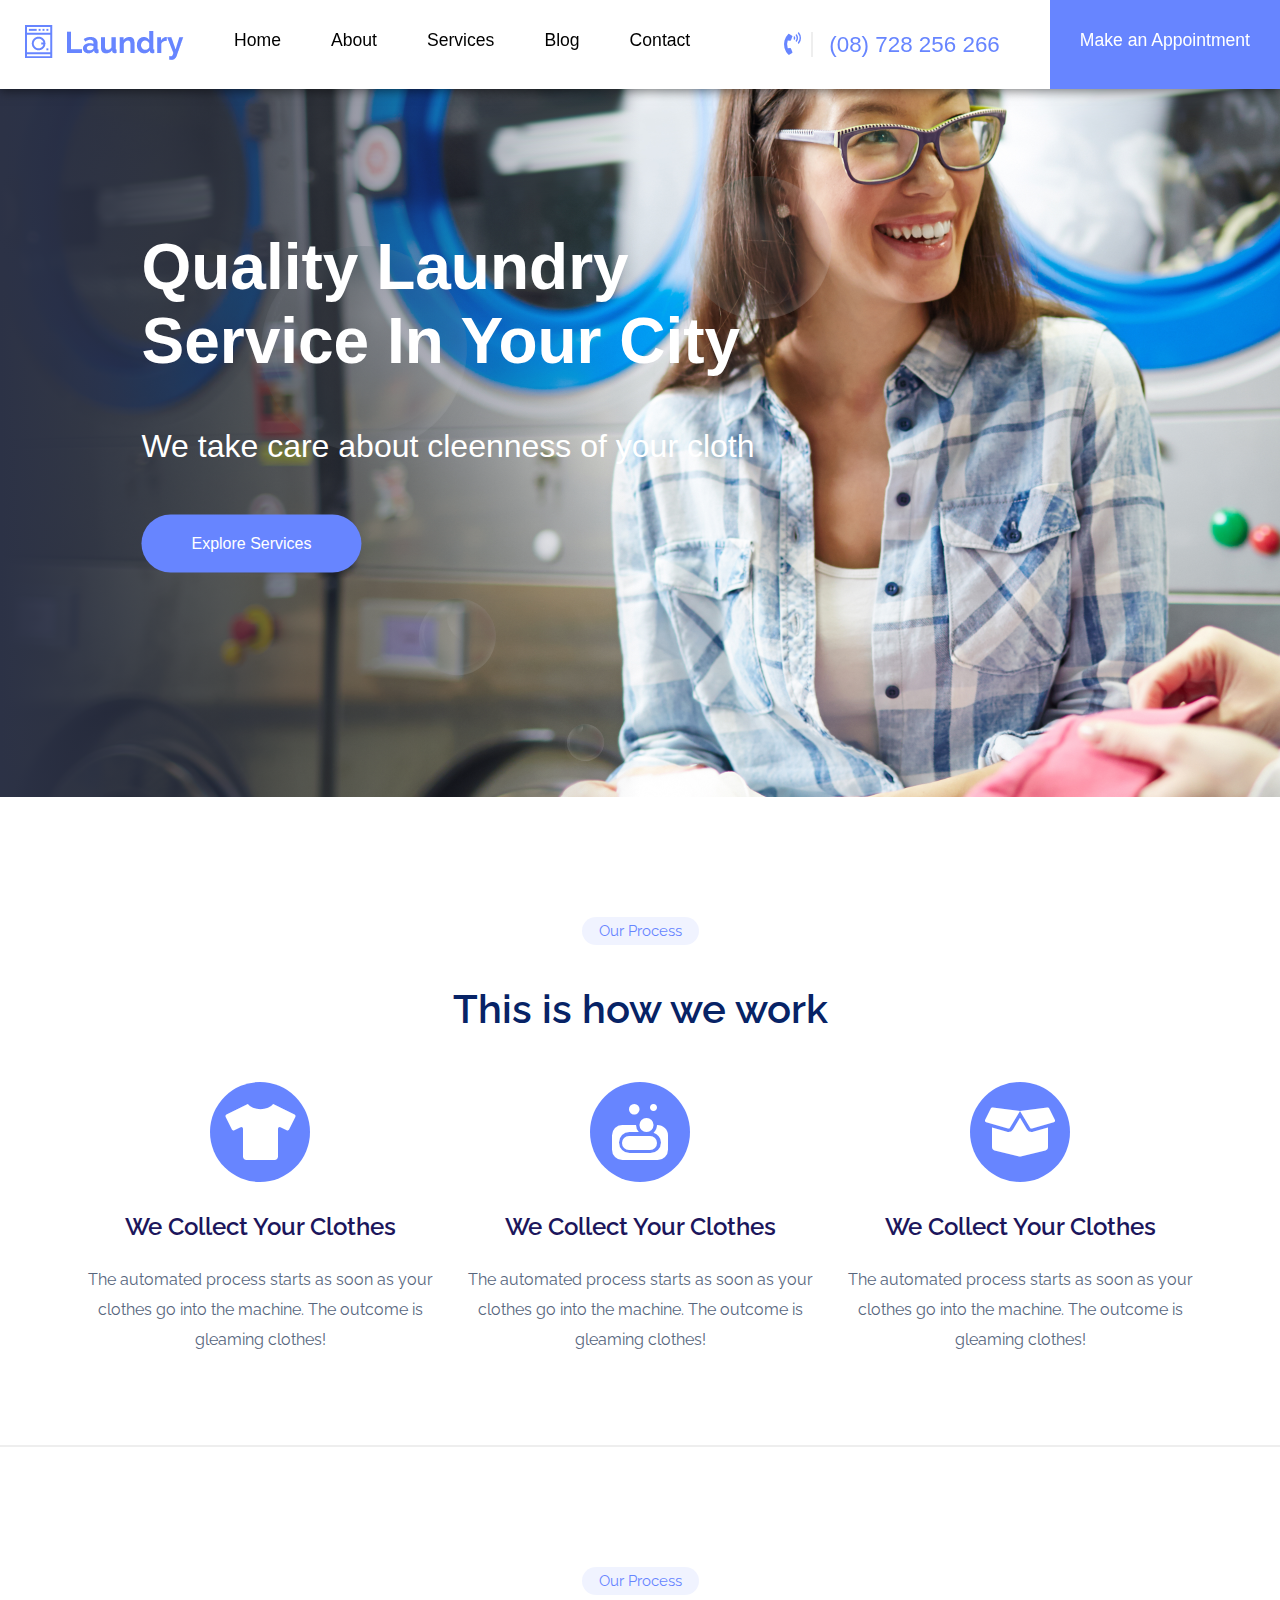
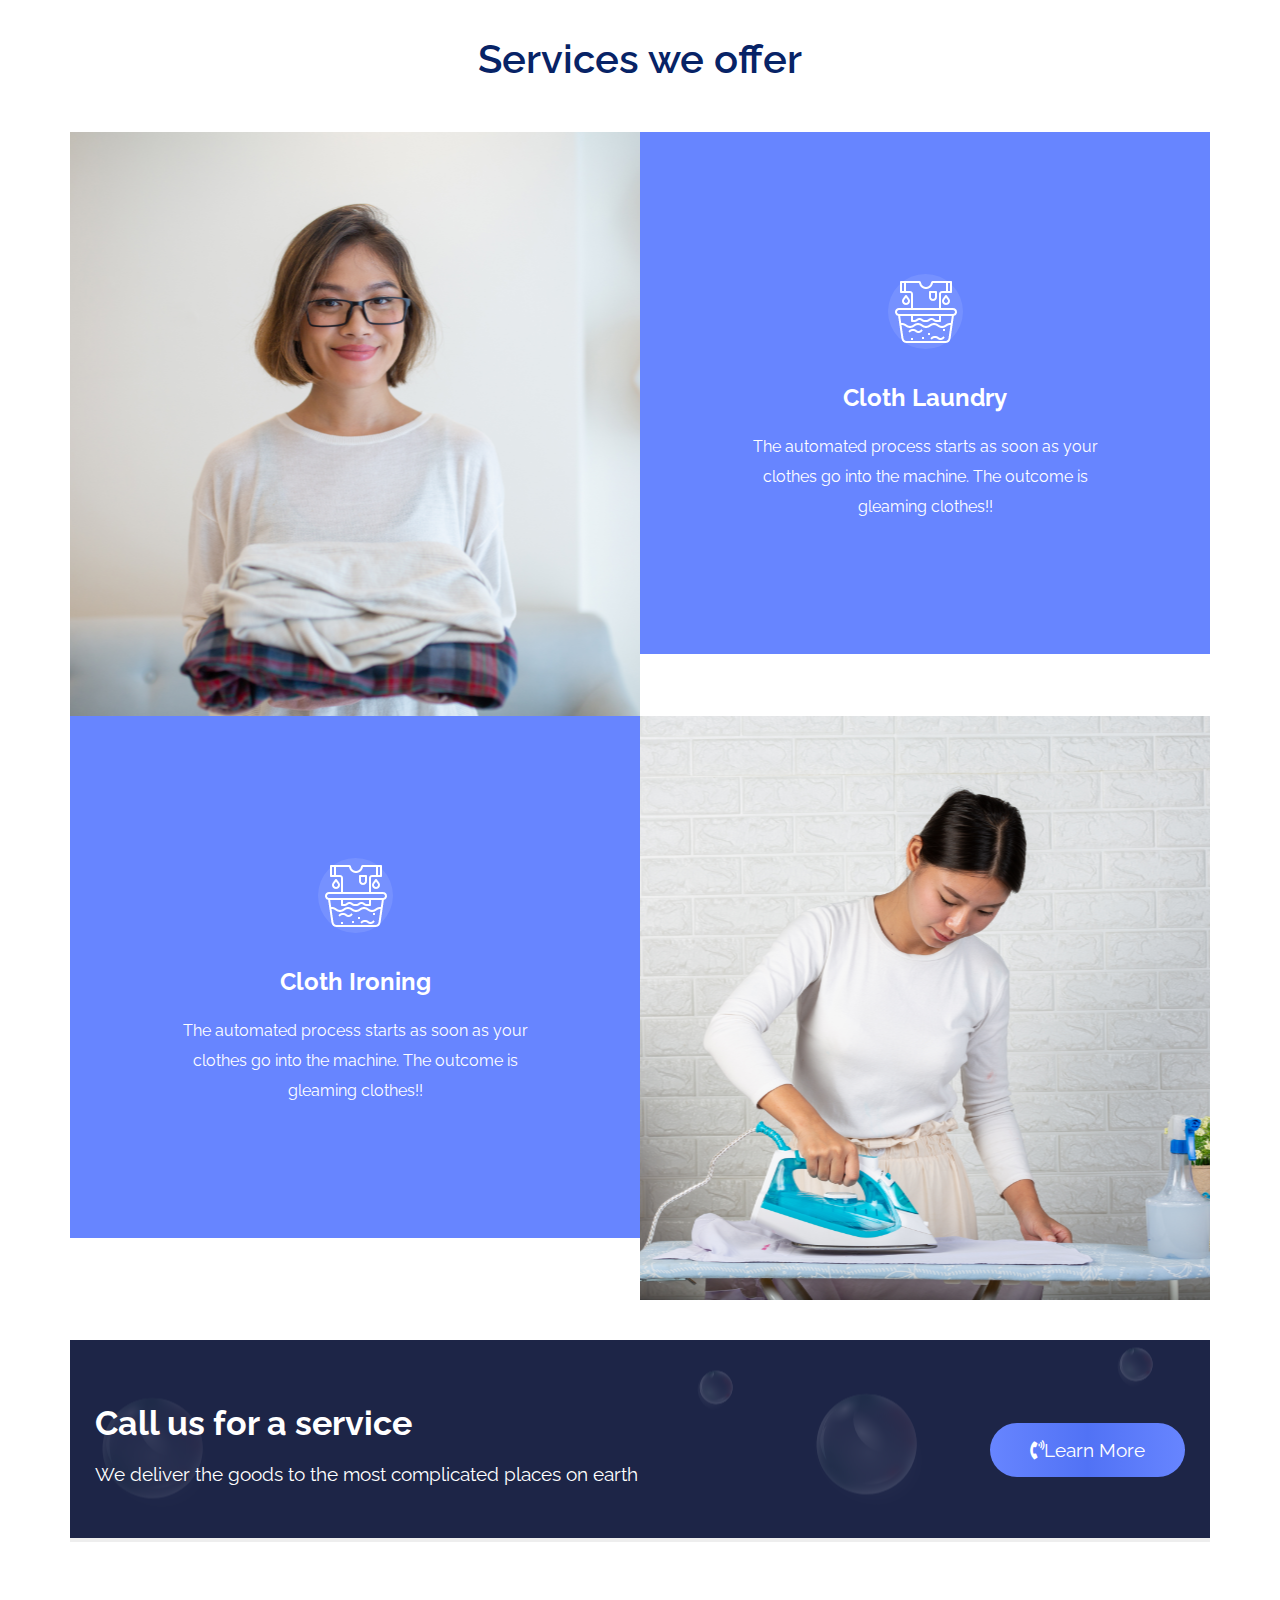
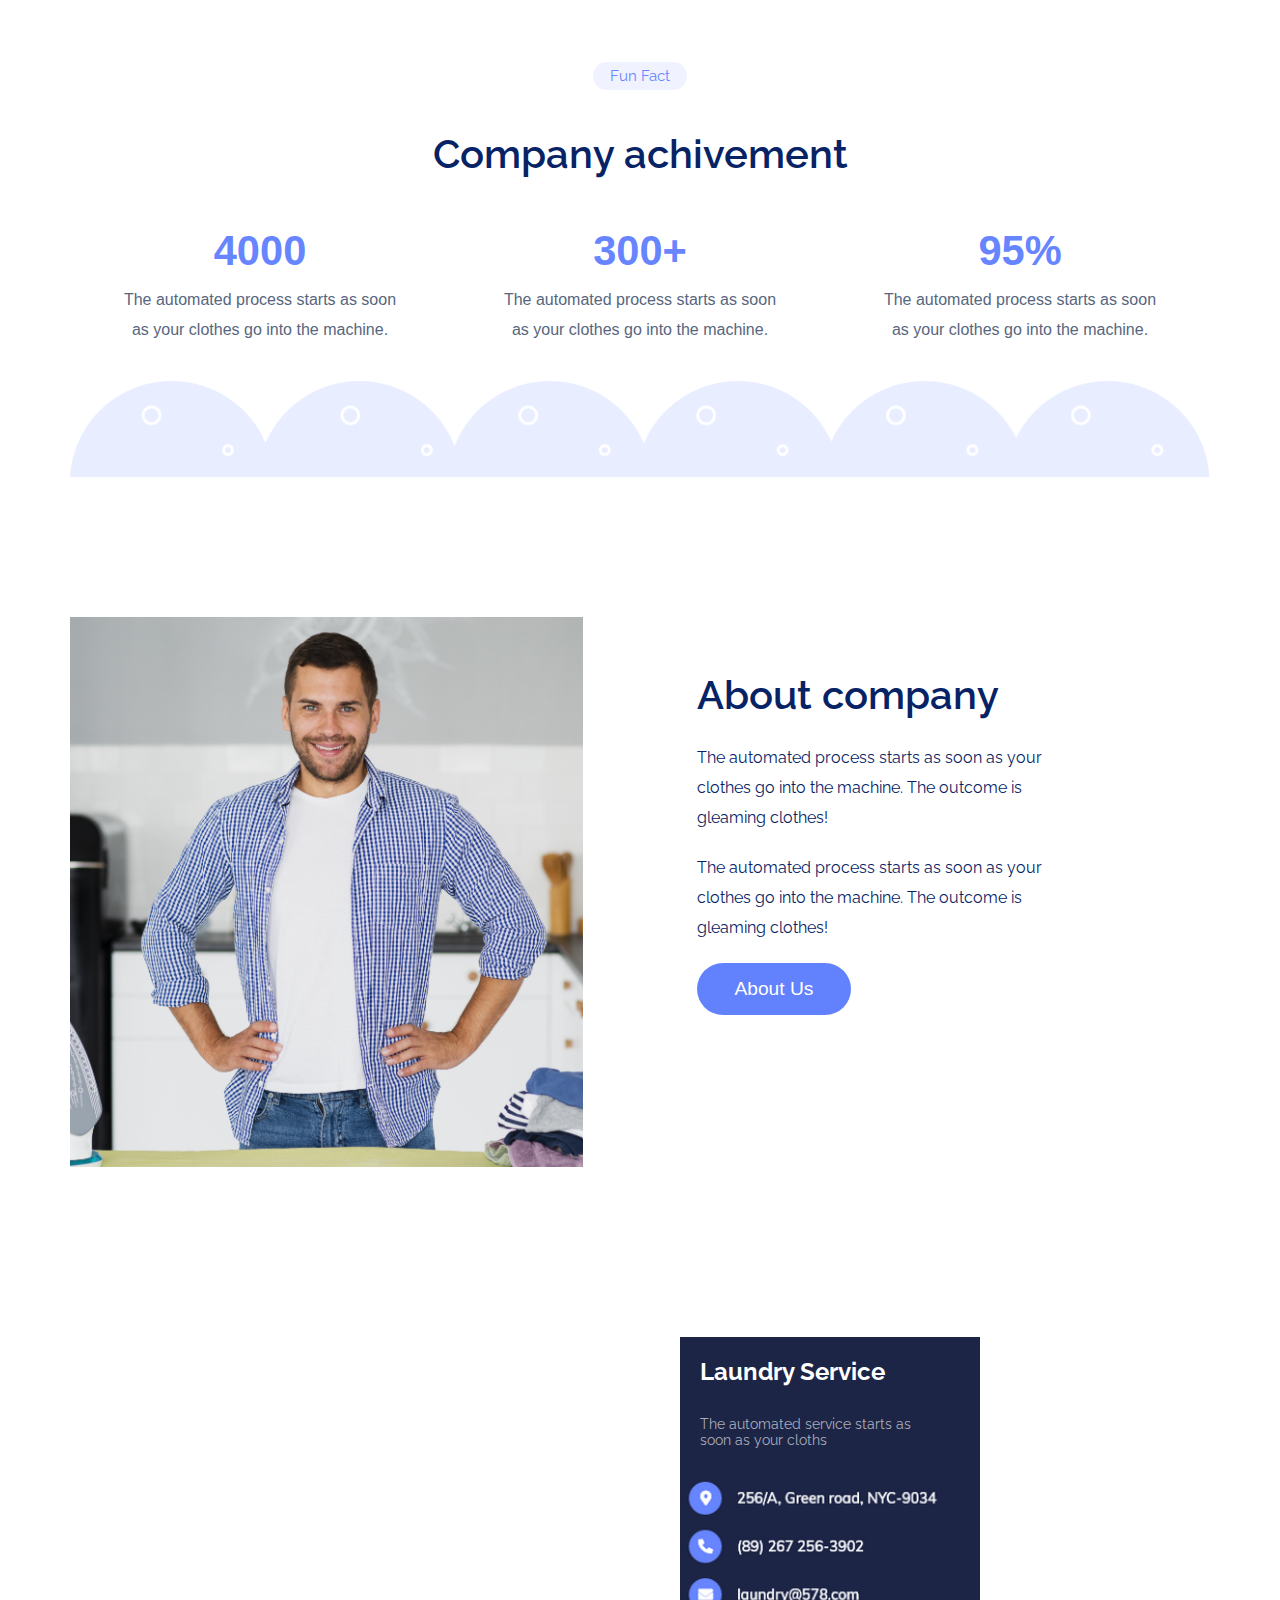
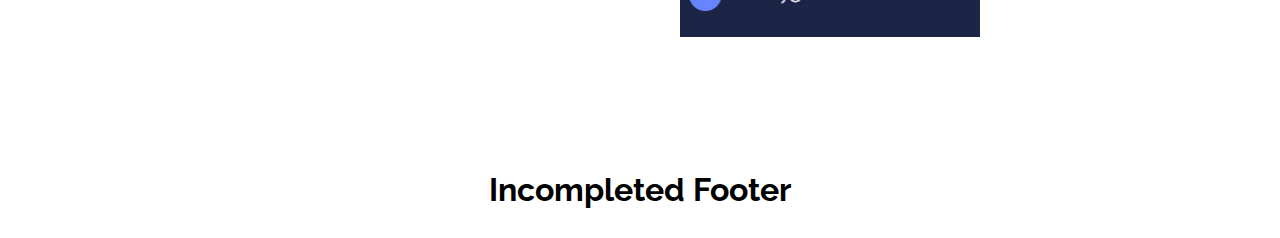
<file: show-case/p-2/index.html>
<!DOCTYPE html>
<html lang="en">
  <head>
    <meta charset="UTF-8" />
    <meta name="viewport" content="width=device-width, initial-scale=1.0" />
    <link rel="stylesheet" href="css/nav-bar.css" />
    <link rel="stylesheet" href="css/heading.css" />
    <link rel="stylesheet" href="css/util.css" />
    <link rel="stylesheet" href="css/main.css" />
    <link rel="stylesheet" href="css/service-sec.css" />
    <link rel="stylesheet" href="css/all.min.css" />
    <link rel="stylesheet" href="css/fontawesome.css" />
    <title>Laundry</title>
  </head>
  <body>
    <div class="nav-bar">
      <div class="nav-links">
        <div class="img u-mar-auto"><img src="images/logo.png" alt="" /></div>
        <ul>
          <li><a href="#" class="u-color-black">Home</a></li>
          <li><a href="#" class="u-color-black">About</a></li>
          <li><a href="#" class="u-color-black">Services</a></li>
          <li><a href="#" class="u-color-black">Blog</a></li>
          <li><a href="#" class="u-color-black">Contact</a></li>
        </ul>
      </div>

      <div class="contact">
        <p class="num u-mar-auto u-color-black">
          <span class="icon"> <i class="fas fa-phone-volume"></i></span>
          <a href="#" class="call">(08) 728 256 266</a>
        </p>
        <a href="#" class="appointment u-color-black">Make an Appointment</a>
      </div>
    </div>
    <div class="spacing"></div>

    <div class="heading">
      <div class="bg-img">
        <div class="pitch">
          <h1>
            Quality Laundry <br />
            Service In Your City
          </h1>
          <p>We take care about cleenness of your cloth</p>
          <a href="#">Explore Services</a>
        </div>
        <div class="overlay"></div>
      </div>
    </div>
    <div class="main">
      <div class="sec">
        <div class="sub">
          <p>Our Process</p>
          <h3>This is how we work</h3>
        </div>

        <div class="card-group">
          <div class="card">
            <div class="logo">
              <i class="fas fa-tshirt"></i>
            </div>
            <p><a href="#" class="go">We Collect Your Clothes</a></p>
            <p>
              The automated process starts as soon as your clothes go into the
              machine. The outcome is gleaming clothes!
            </p>
          </div>
          <div class="card">
            <div class="logo">
              <i class="fas fa-soap"></i>
            </div>
            <p><a href="#" class="go">We Collect Your Clothes</a></p>
            <p>
              The automated process starts as soon as your clothes go into the
              machine. The outcome is gleaming clothes!
            </p>
          </div>
          <div class="card">
            <div class="logo">
              <i class="fas fa-box-open"></i>
            </div>
            <p><a href="#" class="go">We Collect Your Clothes</a></p>
            <p>
              The automated process starts as soon as your clothes go into the
              machine. The outcome is gleaming clothes!
            </p>
          </div>
        </div>
      </div>

      <div class="border"></div>

      <div class="sec">
        <div class="sub">
          <p>Our Process</p>
          <h3>Services we offer</h3>
        </div>
        <div class="img-sec">
          <!-- row-1 -->
          <div class="img-row">
            <div class="h-img-1"></div>
            <div class="d-img-1">
              <div class="cen">
                <div>
                  <img src="images/offers-icon1.png" alt="" />
                </div>
                <h4>Cloth Laundry</h4>
                <p>
                  The automated process starts as soon as your clothes go into
                  the machine. The outcome is gleaming clothes!!
                </p>
              </div>
            </div>
          </div>

          <!-- row-2 -->
          <div class="img-row">
            <div class="d-img-2">
              <div class="cen">
                <div>
                  <img src="images/offers-icon1.png" alt="" />
                </div>
                <h4>Cloth Ironing</h4>
                <p>
                  The automated process starts as soon as your clothes go into
                  the machine. The outcome is gleaming clothes!!
                </p>
              </div>
            </div>

            <div class="h-img-2"></div>
          </div>
        </div>
      </div>

      <div class="spacing-2"></div>

      <div class="sec call-sec">
        <div class="text">
          <div class="left">
            <h3>Call us for a service</h3>
            <p>We deliver the goods to the most complicated places on earth</p>
          </div>
          <div class="right">
            <a href="#"><i class="fas fa-phone-volume"></i>Learn More</a>
          </div>
        </div>
      </div>

      <div class="sec achivement">
        <div class="sub">
          <p>Fun Fact</p>
          <h3>Company achivement</h3>
        </div>

        <div class="nums">
          <div class="num">
            <h2>4000</h2>
            <p>
              The automated process starts as soon as your clothes go into the
              machine.
            </p>
          </div>
          <div class="num">
            <h2>300+</h2>
            <p>
              The automated process starts as soon as your clothes go into the
              machine.
            </p>
          </div>
          <div class="num">
            <h2>95%</h2>
            <p>
              The automated process starts as soon as your clothes go into the
              machine.
            </p>
          </div>
        </div>
        <div class="num-img"></div>
      </div>

      <div class="sec about">
        <div class="img-abt"></div>
        <div class="text-info">
          <h2>About company</h2>
          <p>
            The automated process starts as soon as your clothes go into the
            machine. The outcome is gleaming clothes!
          </p>
          <p>
            The automated process starts as soon as your clothes go into the
            machine. The outcome is gleaming clothes!
          </p>
          <button>About Us</button>
        </div>
      </div>

      <div class="map">
        <iframe
          src="https://www.google.com/maps/embed?pb=!1m18!1m12!1m3!1d116834.151001296!2d90.34911432404482!3d23.780620575905168!2m3!1f0!2f0!3f0!3m2!1i1024!2i768!4f13.1!3m3!1m2!1s0x3755b8b087026b81%3A0x8fa563bbdd5904c2!2sDhaka!5e0!3m2!1sen!2sbd!4v1600672416342!5m2!1sen!2sbd"
          width="100%"
          height="500"
          frameborder="0"
          style="border: 0"
          allowfullscreen=""
          aria-hidden="false"
          tabindex="0"
        ></iframe>

        <div class="card">
          <h2>Laundry Service</h2>
          <p>The automated service starts as soon as your cloths</p>
          <div class="contacts"></div>
        </div>
      </div>
    </div>

    <footer>
      <h1
        style="
          text-align: center;
          padding: 30px 0;
          font-family: 'Raleway', sans-serif;
        "
      >
        Incompleted Footer
      </h1>
    </footer>
  </body>
</html>
</file>
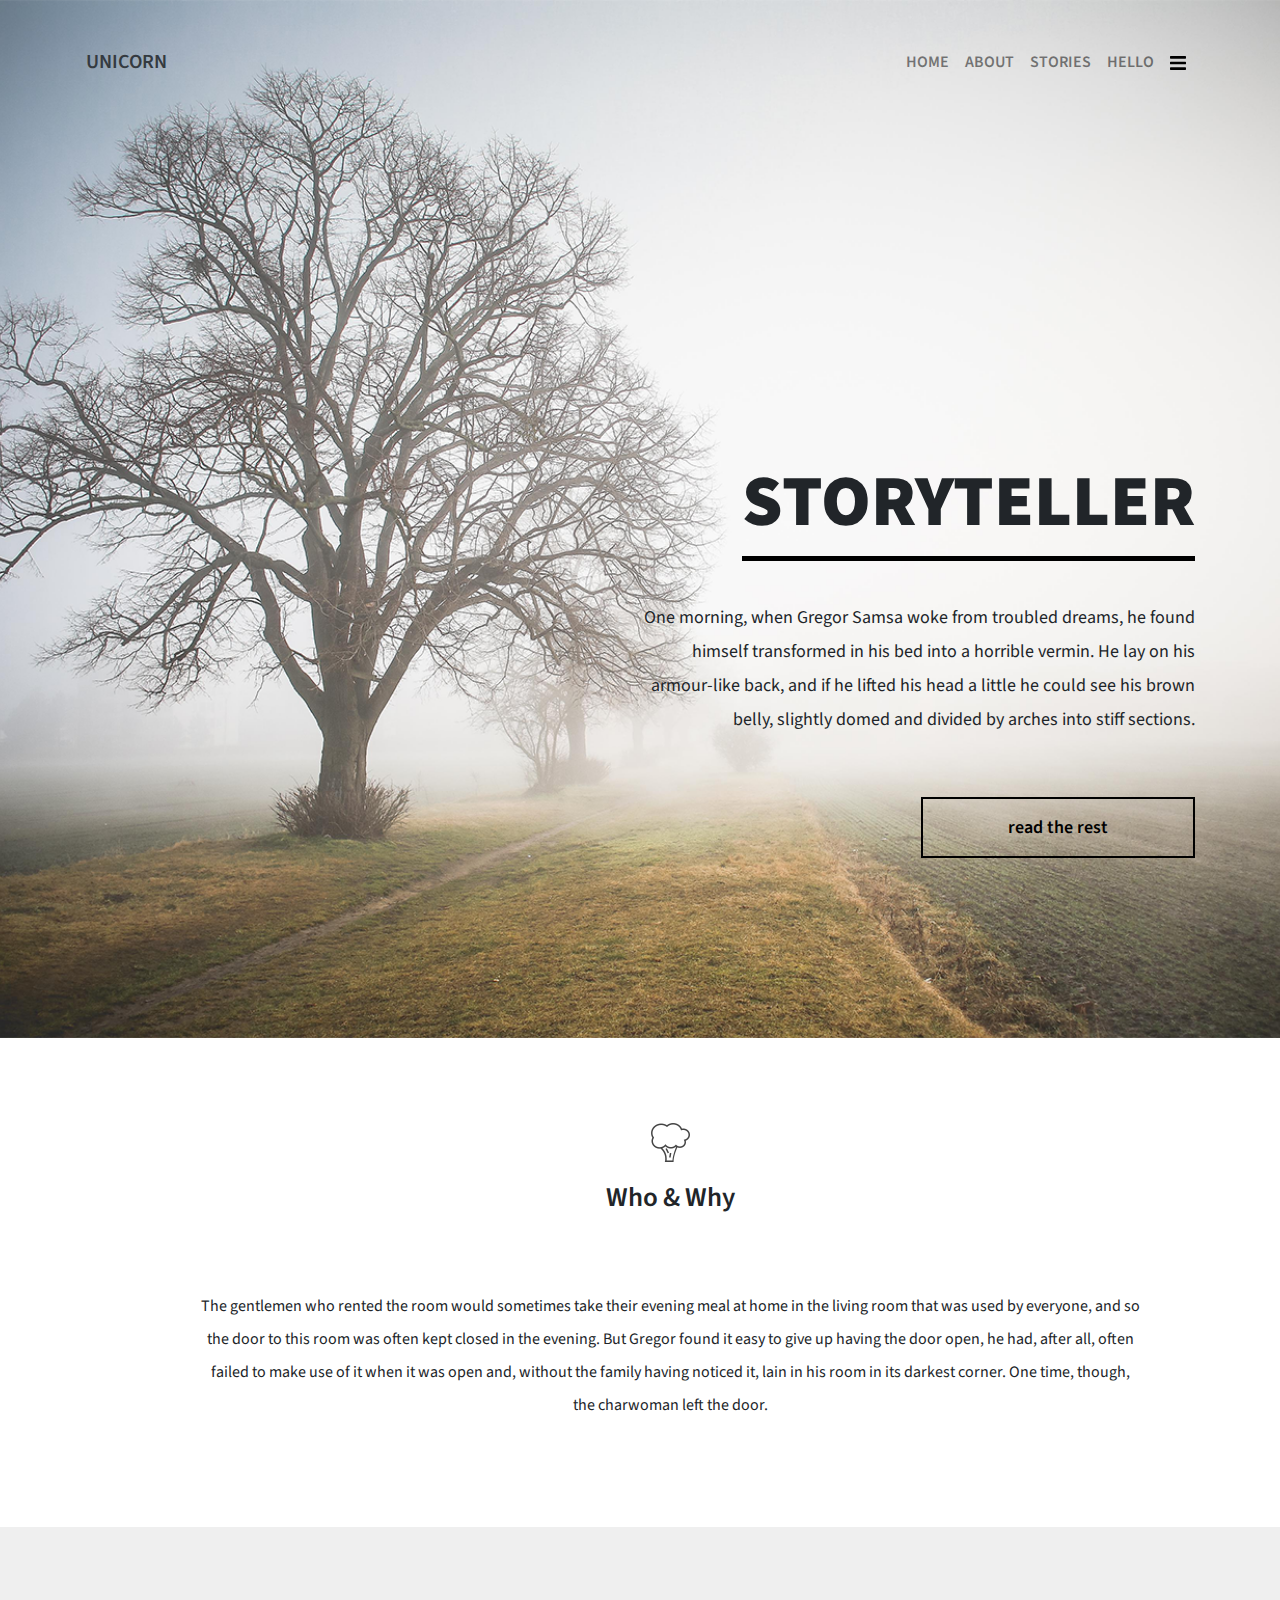
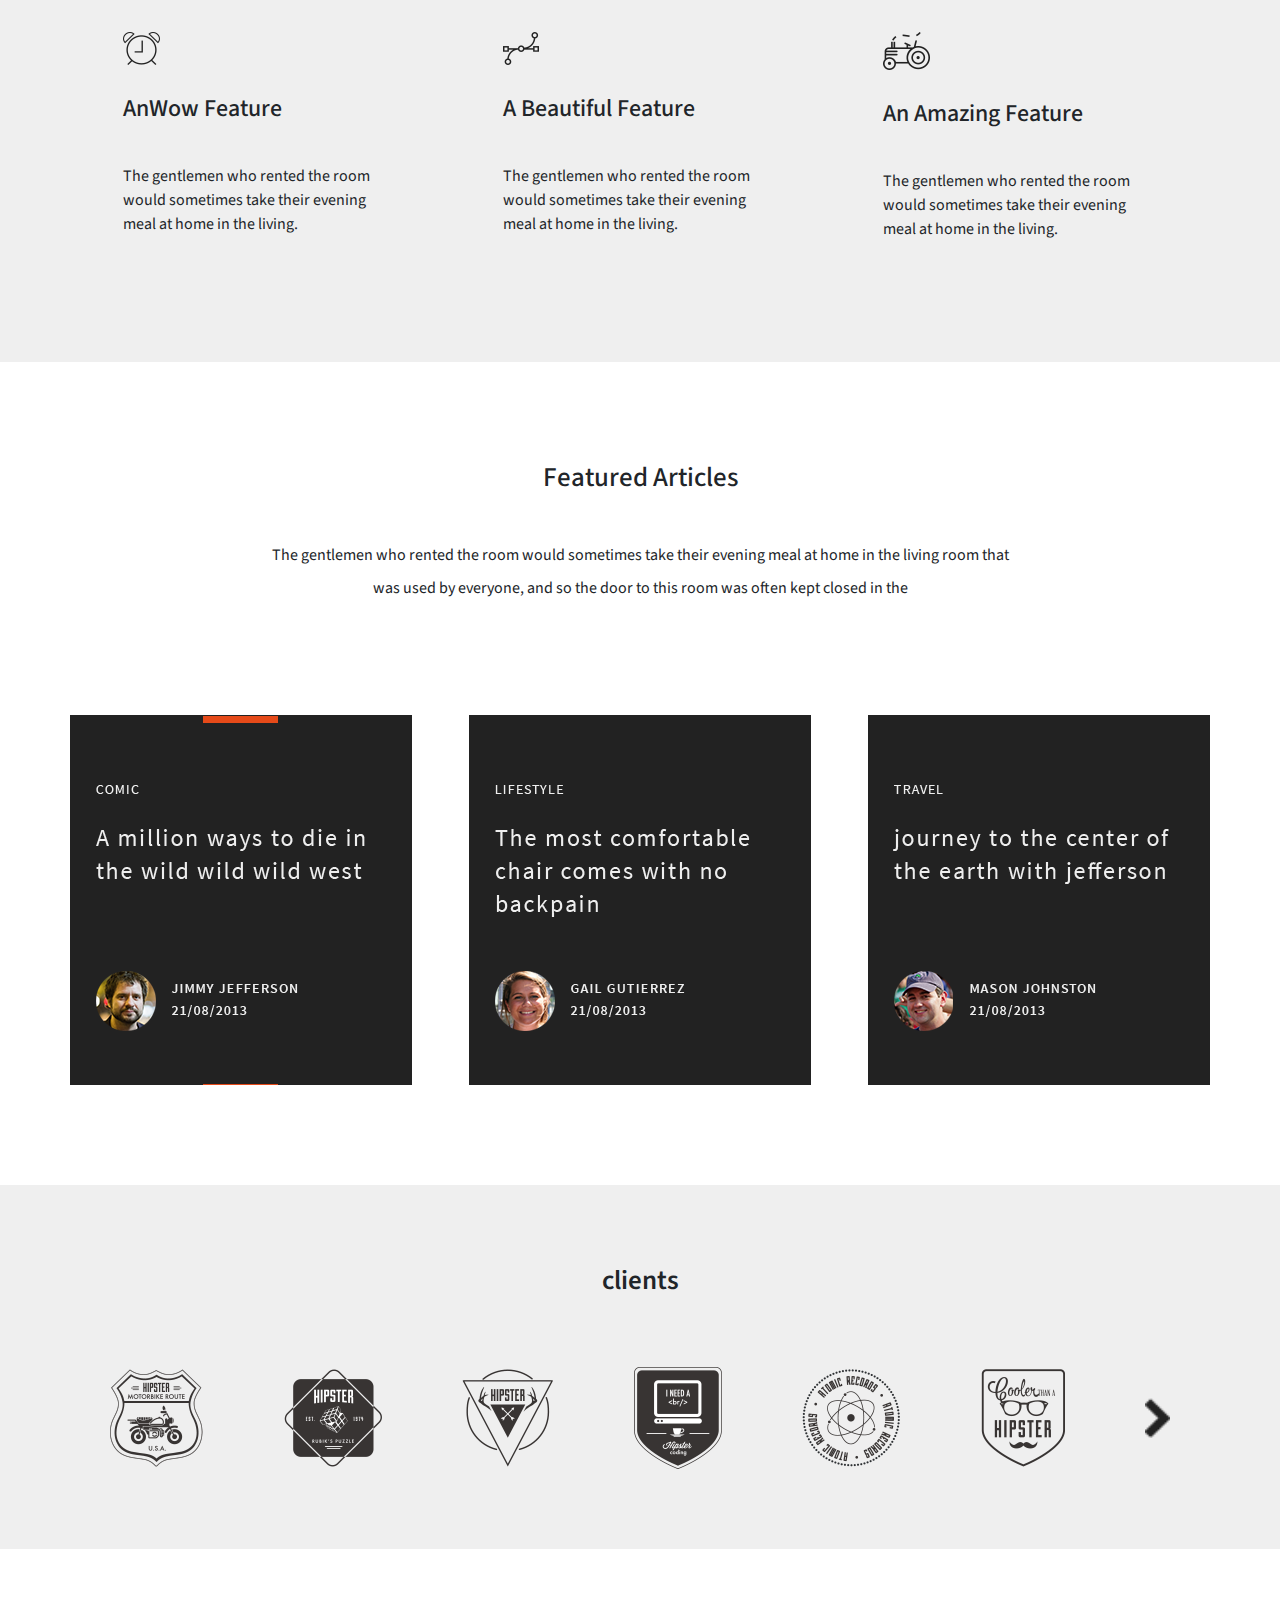
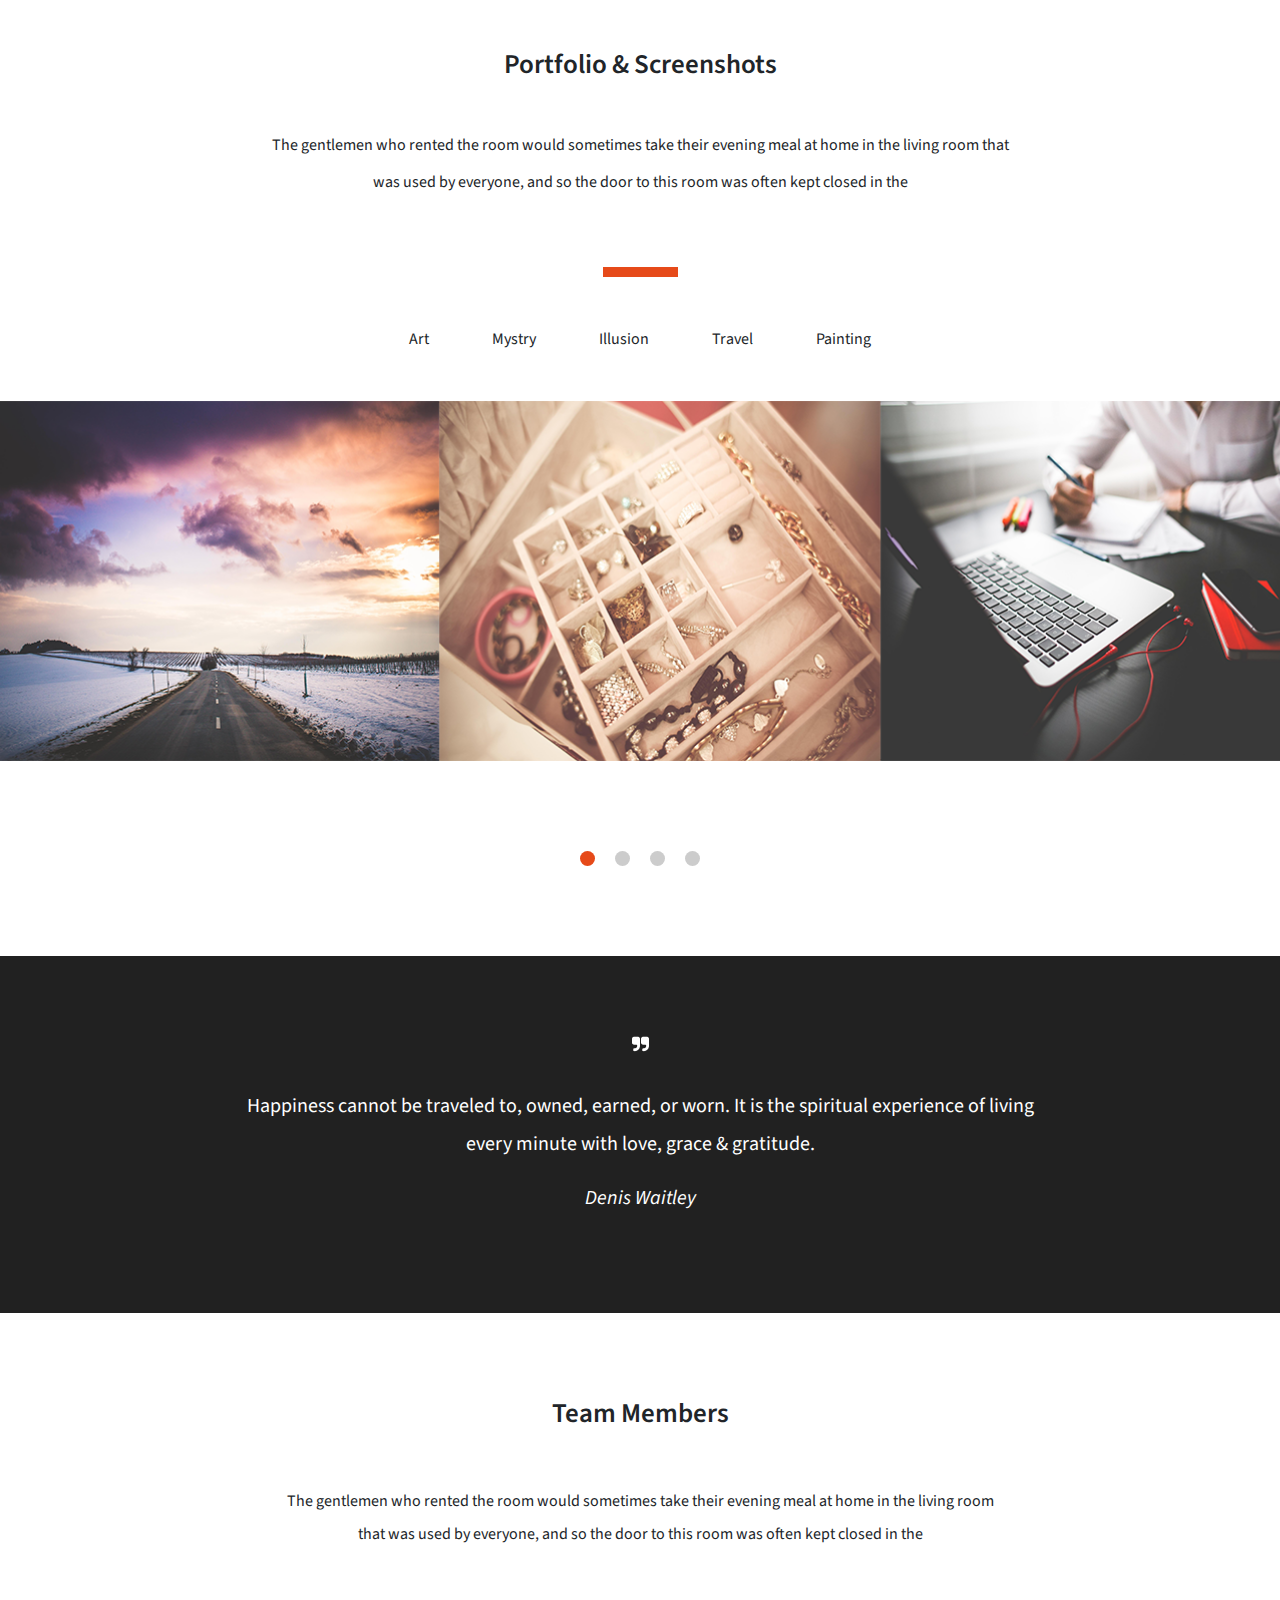
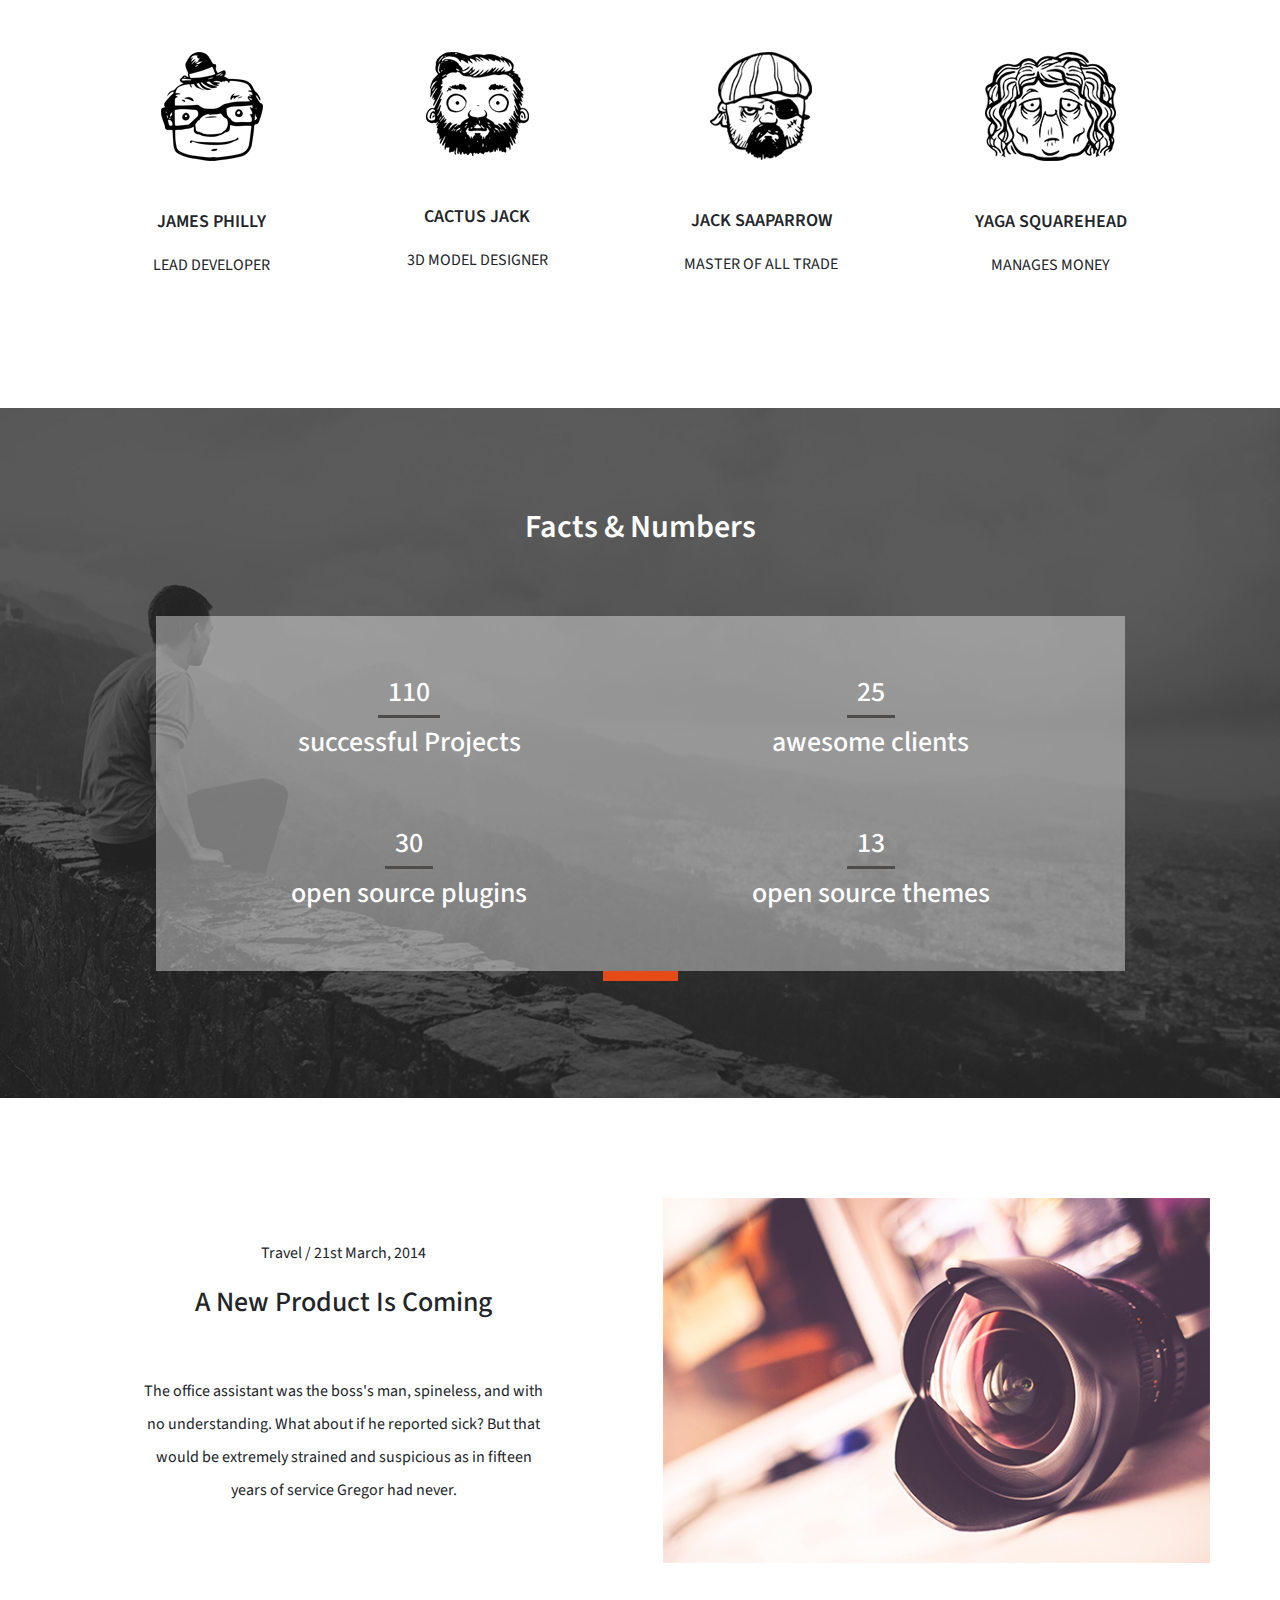
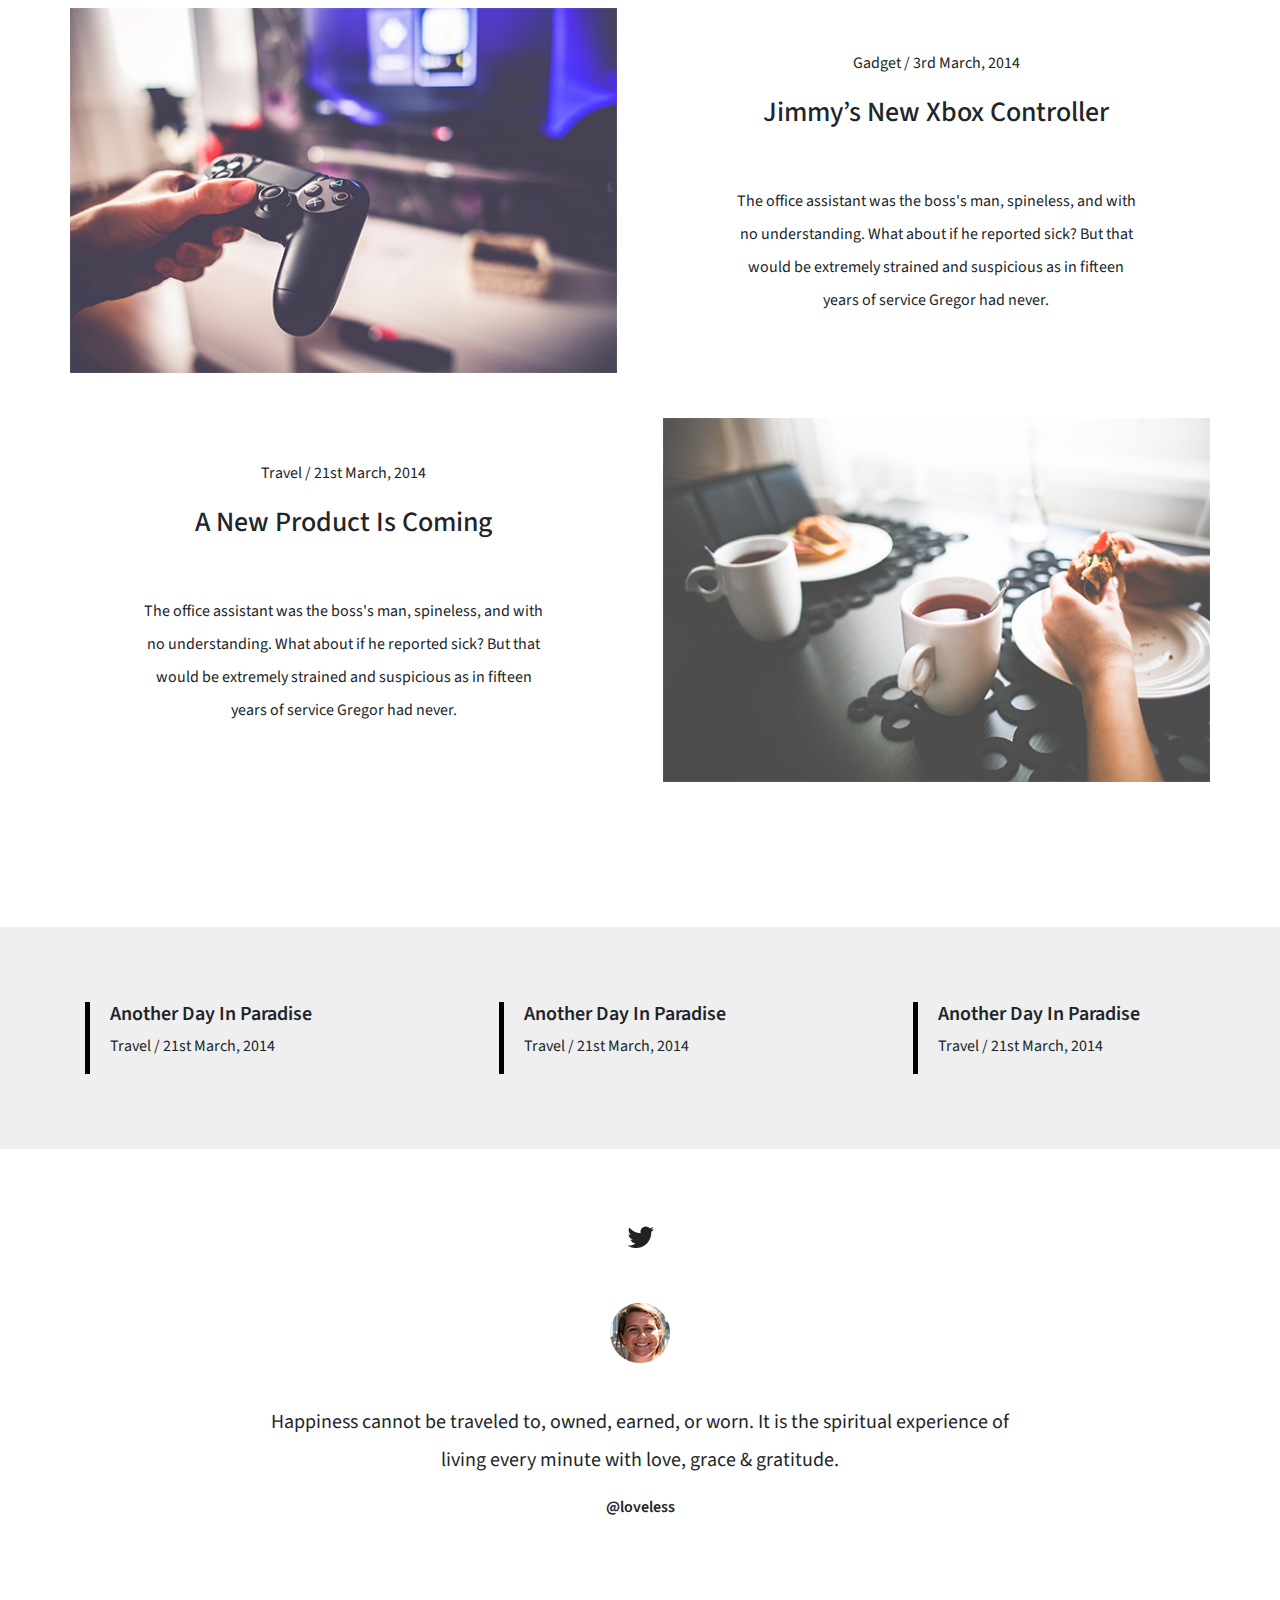
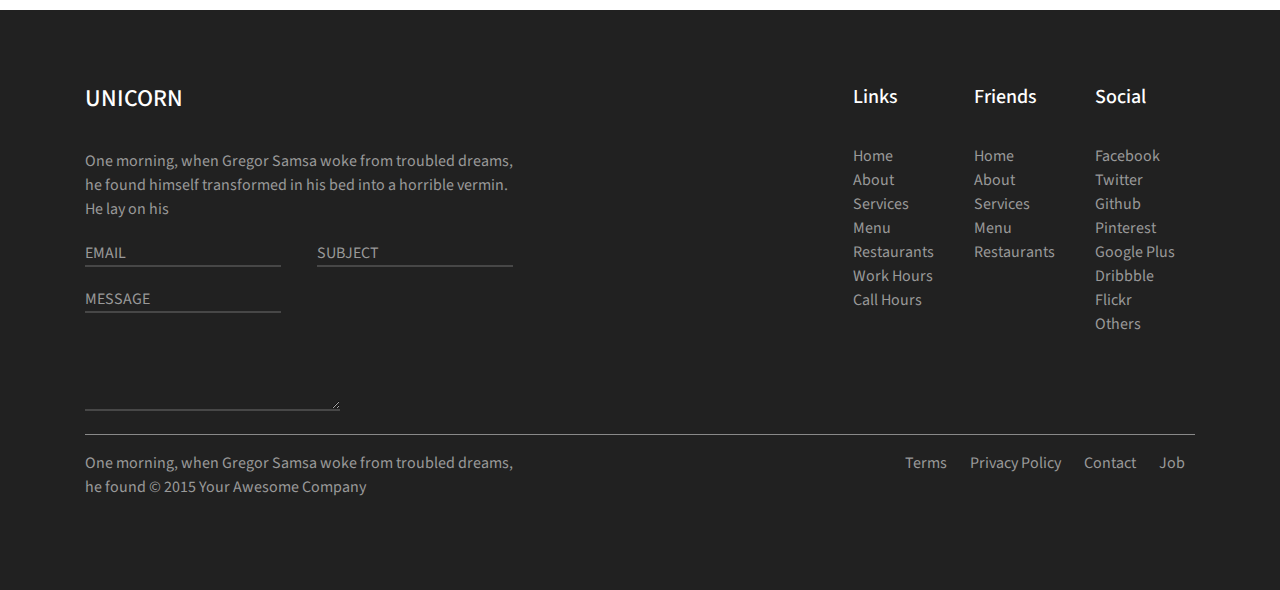
<file: show-case/Prize Project/index.html>
<!DOCTYPE html>
<html lang="en">
  <head>
    <meta charset="UTF-8" />
    <meta name="viewport" content="width=device-width, initial-scale=1.0" />

    <script
      src="https://code.jquery.com/jquery-3.5.1.slim.min.js"
      integrity="sha384-DfXdz2htPH0lsSSs5nCTpuj/zy4C+OGpamoFVy38MVBnE+IbbVYUew+OrCXaRkfj"
      crossorigin="anonymous"
    ></script>
    <script
      src="https://cdn.jsdelivr.net/npm/popper.js@1.16.1/dist/umd/popper.min.js"
      integrity="sha384-9/reFTGAW83EW2RDu2S0VKaIzap3H66lZH81PoYlFhbGU+6BZp6G7niu735Sk7lN"
      crossorigin="anonymous"
    ></script>
    <link
      rel="stylesheet"
      href="https://stackpath.bootstrapcdn.com/bootstrap/4.5.2/css/bootstrap.min.css"
      integrity="sha384-JcKb8q3iqJ61gNV9KGb8thSsNjpSL0n8PARn9HuZOnIxN0hoP+VmmDGMN5t9UJ0Z"
      crossorigin="anonymous"
    />
    <script
      src="https://stackpath.bootstrapcdn.com/bootstrap/4.5.2/js/bootstrap.min.js"
      integrity="sha384-B4gt1jrGC7Jh4AgTPSdUtOBvfO8shuf57BaghqFfPlYxofvL8/KUEfYiJOMMV+rV"
      crossorigin="anonymous"
    ></script>

    <link rel="stylesheet" href="css/main.css" />
    <link rel="stylesheet" href="css/mid-part.css" />
    <link rel="stylesheet" href="css/lower-part.css" />
    <link rel="stylesheet" href="css/media queries/600p.css" />
    <title>Unicorn</title>
  </head>
  <body>
    <div class="sec-1">
      <nav class="container navbar navbar-expand-sm bg navbar-light">
        <a href="#" class="navbar-brand text-dark">UNICORN</a>
        <button
          class="navbar-toggler"
          type="button"
          data-toggle="collapse"
          data-target="#nav-div"
        >
          <span class="navbar-toggler-icon"></span>
        </button>

        <div class="collapse navbar-collapse" id="nav-div">
          <ul class="navbar-nav ml-auto">
            <li class="nav-item text-dark">
              <a href="#" class="nav-link">HOME</a>
            </li>
            <li class="nav-item text-dark">
              <a href="#" class="nav-link">ABOUT</a>
            </li>
            <li class="nav-item text-dark">
              <a href="#" class="nav-link">STORIES</a>
            </li>
            <li class="nav-item text-dark">
              <a href="#" class="nav-link">HELLO</a>
            </li>
            <li class="nav-item">
              <a href="#" class="nav-link"
                ><img src="images/bars-solid.svg" class="head-icon"
              /></a>
            </li>
          </ul>
        </div>
      </nav>

      <div class="container">
        <div class="content">
          <h1 id="content-heading">STORYTELLER</h1>
          <p class="content-parah">
            One morning, when Gregor Samsa woke from troubled dreams, he found
            himself transformed in his bed into a horrible vermin. He lay on his
            armour-like back, and if he lifted his head a little he could see
            his brown belly, slightly domed and divided by arches into stiff
            sections.
          </p>
          <button class="content-btn">read the rest</button>
        </div>
      </div>
    </div>

    <div class="sec-2">
      <div class="container content-2">
        <img src="images/broccoli.png" />
        <h2>Who & Why</h2>
        <p>
          The gentlemen who rented the room would sometimes take their evening
          meal at home in the living room that was used by everyone, and so the
          door to this room was often kept closed in the evening. But Gregor
          found it easy to give up having the door open, he had, after all,
          often failed to make use of it when it was open and, without the
          family having noticed it, lain in his room in its darkest corner. One
          time, though, the charwoman left the door.
        </p>
      </div>
    </div>

    <div class="sec-3">
      <div class="container content-3">
        <div class="x-1">
          <img src="images/clock.png" />
          <h4 class="title">AnWow Feature</h4>
          <p>
            The gentlemen who rented the room would sometimes take their evening
            meal at home in the living.
          </p>
        </div>

        <div class="x-1">
          <img src="images/vector.png" />
          <h4 class="title">A Beautiful Feature</h4>
          <p>
            The gentlemen who rented the room would sometimes take their evening
            meal at home in the living.
          </p>
        </div>

        <div class="x-1">
          <img src="images/land working.png" />
          <h4 class="title">An Amazing Feature</h4>
          <p>
            The gentlemen who rented the room would sometimes take their evening
            meal at home in the living.
          </p>
        </div>
      </div>
    </div>

    <div class="sec-4">
      <div class="container content-4">
        <h2>Featured Articles</h2>
        <p>
          The gentlemen who rented the room would sometimes take their evening
          meal at home in the living room that was used by everyone, and so the
          door to this room was often kept closed in the
        </p>
        <div class="feat-cards">
          <div class="img-1"></div>
          <div class="img-2"></div>
          <div class="img-3"></div>
        </div>
      </div>
    </div>

    <div class="sec-5">
      <div class="container clients">
        <h2>clients</h2>
        <div class="clients-show">
          <img src="images/New folder/i-1.png" />
          <img src="images/New folder/i-2.png" />
          <img src="images/New folder/i-3.png" />
          <img src="images/New folder/i-4.png" />
          <img src="images/New folder/i-5.png" />
          <img src="images/New folder/i-6.png" />
          <img style="height: 40px" src="images/arrow.png" />
        </div>
      </div>
    </div>

    <sec-6>
      <div class="container portfolio">
        <h1>Portfolio & Screenshots</h1>
        <p>
          The gentlemen who rented the room would sometimes take their evening
          meal at home in the living room that was used by everyone, and so the
          door to this room was often kept closed in the
        </p>
      </div>
      <div class="orange"></div>
    </sec-6>

    <div class="sec-6">
      <div class="container">
        <ul>
          <li>Art</li>
          <li>Mystry</li>
          <li>Illusion</li>
          <li>Travel</li>
          <li>Painting</li>
        </ul>
      </div>
      <div class="img-holder"></div>
      <div class="radio-btn">
        <div class="active"></div>
        <div></div>
        <div></div>
        <div></div>
      </div>
    </div>

    <div class="sec-7">
      <div class="container content-5">
        <img src="images/quo.png" alt="" />
        <p>
          Happiness cannot be traveled to, owned, earned, or worn. It is the
          spiritual experience of living every minute with love, grace &
          gratitude.
        </p>

        <p class="il">Denis Waitley</p>
      </div>
    </div>

    <div class="sec-8">
      <div class="container content-6">
        <h2>Team Members</h2>
        <p>
          The gentlemen who rented the room would sometimes take their evening
          meal at home in the living room that was used by everyone, and so the
          door to this room was often kept closed in the
        </p>
      </div>
    </div>

    <div class="sec-9">
      <div class="container content-7">
        <div class="x-2">
          <img src="images/New folder/Layer 9.png" />
          <h3>James Philly</h3>
          <p>Lead Developer</p>
        </div>

        <div class="x-2">
          <img src="images/New folder/Layer 10.png" />
          <h3>Cactus Jack</h3>
          <p>3D Model Designer</p>
        </div>

        <div class="x-2">
          <img src="images/New folder/Layer 11.png" />
          <h3>Jack Saaparrow</h3>
          <p>Master of All Trade</p>
        </div>

        <div class="x-2">
          <img src="images/New folder/Layer 12.png" />
          <h3>Yaga Squarehead</h3>
          <p>Manages Money</p>
        </div>
      </div>
    </div>

    <div class="sec-10">
      <div class="container content-8">
        <h2>Facts & Numbers</h2>
        <div class="hold">
          <div class="cen">
            <div class="compon">
              <h3 class="bor-bt">110</h3>
              <h3>successful Projects</h3>
            </div>

            <div class="compon">
              <h3 class="bor-bt">25</h3>
              <h3>awesome clients</h3>
            </div>

            <div class="compon">
              <h3 class="bor-bt">30</h3>
              <h3>open source plugins</h3>
            </div>

            <div class="compon">
              <h3 class="bor-bt">13</h3>
              <h3>open source themes</h3>
            </div>
          </div>
        </div>
        <div class="orange"></div>
      </div>
    </div>

    <div class="sec-11">
      <div class="container content-9">
        <div class="x-3">
          <div class="text-con">
            <p>Travel / 21st March, 2014</p>
            <h3>A New Product Is Coming</h3>
            <p>
              The office assistant was the boss's man, spineless, and with no
              understanding. What about if he reported sick? But that would be
              extremely strained and suspicious as in fifteen years of service
              Gregor had never.
            </p>
          </div>
          <img src="images/temp-3.png" alt="" />
        </div>

        <div class="x-3 col-re">
          <img src="images/temp-2.png" alt="" />
          <div class="text-con">
            <p>Gadget / 3rd March, 2014</p>
            <h3>Jimmy’s New Xbox Controller</h3>
            <p>
              The office assistant was the boss's man, spineless, and with no
              understanding. What about if he reported sick? But that would be
              extremely strained and suspicious as in fifteen years of service
              Gregor had never.
            </p>
          </div>
        </div>

        <div class="x-3">
          <div class="text-con">
            <p>Travel / 21st March, 2014</p>
            <h3>A New Product Is Coming</h3>
            <p>
              The office assistant was the boss's man, spineless, and with no
              understanding. What about if he reported sick? But that would be
              extremely strained and suspicious as in fifteen years of service
              Gregor had never.
            </p>
          </div>
          <img src="images/temp.png" alt="" />
        </div>
      </div>
    </div>

    <div class="sec-12">
      <div class="container">
        <div class="content-10">
          <div class="x-4">
            <h5>Another Day In Paradise</h5>
            <p>Travel / 21st March, 2014</p>
          </div>

          <div class="x-4">
            <h5>Another Day In Paradise</h5>
            <p>Travel / 21st March, 2014</p>
          </div>

          <div class="x-4">
            <h5>Another Day In Paradise</h5>
            <p>Travel / 21st March, 2014</p>
          </div>
        </div>
      </div>
    </div>

    <div class="sec-13">
      <div class="container">
        <div class="icon"><img src="images/.png" alt="" /></div>
        <div class="pro-pic"><img src="images/Layer 3 copy.png" alt="" /></div>
        <div class="disc">
          <p>
            Happiness cannot be traveled to, owned, earned, or worn. It is the
            spiritual experience of living every minute with love, grace &
            gratitude.
          </p>
        </div>
        <div class="lo"><p>@loveless</p></div>
      </div>
    </div>

    <div class="sec-14">
      <div class="container content-11">
        <div class="contact-area">
          <h4>UNICORN</h4>
          <p>
            One morning, when Gregor Samsa woke from troubled dreams, he found
            himself transformed in his bed into a horrible vermin. He lay on his
          </p>
          <div style="margin: 20px 0">
            <input type="email" placeholder="EMAIL" />
            <span class="gap"></span>
            <input type="text" placeholder="SUBJECT" />
          </div>
          <input type="text" placeholder="MESSAGE" />
          <textarea name="" id="" cols="30" rows="4"></textarea>
        </div>

        <div class="links-ar">
          <div>
            <h5>Links</h5>
            <ul>
              <li><a href="#">Home</a></li>
              <li><a href="#">About</a></li>
              <li><a href="#">Services</a></li>
              <li><a href="#">Menu</a></li>
              <li><a href="#">Restaurants</a></li>
              <li><a href="#">Work Hours</a></li>
              <li><a href="#">Call Hours</a></li>
            </ul>
          </div>
          <div>
            <h5>Friends</h5>
            <li><a href="#">Home</a></li>
            <li><a href="#">About</a></li>
            <li><a href="#">Services</a></li>
            <li><a href="#">Menu</a></li>
            <li><a href="#">Restaurants</a></li>
          </div>
          <div>
            <h5>Social</h5>
            <li><a href="#">Facebook</a></li>
            <li><a href="#">Twitter</a></li>
            <li><a href="#">Github</a></li>
            <li><a href="#">Pinterest</a></li>
            <li><a href="#">Google Plus</a></li>
            <li><a href="#">Dribbble</a></li>
            <li><a href="#">Flickr</a></li>
            <li><a href="#">Others</a></li>
          </div>
        </div>
      </div>

      <div class="container">
        <hr style="background-color: #999999" />
        <div class="ln-sc-2">
          <p>
            One morning, when Gregor Samsa woke from troubled dreams, he found ©
            2015 Your Awesome Company
          </p>

          <ul>
            <li><a href="#">Terms</a></li>
            <li><a href="#">Privacy Policy</a></li>
            <li><a href="#">Contact</a></li>
            <li><a href="#">Job</a></li>
          </ul>
        </div>
      </div>
    </div>
  </body>
</html>
</file>
<file: css/main.css>
@import url("https://fonts.googleapis.com/css2?family=Poppins:wght@100;200;300;400;500;600;700;800;900&display=swap");

* {
  margin: 0;
  padding: 0;
  list-style: none;
  text-decoration: none;
  box-sizing: border-box;
}

a:hover {
  text-decoration: none;
}
body {
  font-family: "Poppins", sans-serif;
  position: relative;
  /* background-image: linear-gradient(to bottom, #282c2d 20%, #171717);
  background-repeat: no-repeat; */
}

.h-100 {
  height: 100vh;
}

.sec {
  display: flex;
}

.gap {
  min-width: 300px;
}

.main-section {
  display: flex;
  justify-content: space-around;
  width: 100%;
  align-items: center;
  background-color: #282c2d;
}
.main-section .content {
  box-sizing: content-box;
  margin-top: 160px;
  margin-left: 30px;
  padding: 0 40px;
  background-image: url("../images/Layer\ 0.png");
  background-size: contain;
  background-repeat: no-repeat;
  color: white;
}

.button-group {
  margin-top: 50px;
  text-align: center;
  display: inline-block;
}

.vid {
  height: 100vh;
  background-color: #171717;
  display: flex;
  align-items: center;
  width: 40%;
}

.vid video {
  width: 100%;
}

.github {
  margin-left: 30px;
}

.cv {
  margin-top: 20px;
  font-size: 1.3rem;
}

.navbar {
  display: none !important;
}
</file>
<file: css/side-bar.css>
:root {
  --color-grey-sec: #a8a7a5;
  --color-grey-pri: #e8e6e3;
}

.side-bar {
  height: 100vh;
  background-image: linear-gradient(to bottom, #282c2d 20%, #171717);
  position: fixed;
  width: 300px;
  text-align: center;
  display: flex;
  flex-direction: column;
}

.logo {
  margin-top: 30px;
  color: var(--color-grey-pri);
}

.menu {
  margin-top: 60px;
}

.menu ul li {
  margin-bottom: 20px;
}
.menu ul li a {
  color: var(--color-grey-sec);
  opacity: 0.515;
  font-size: 1.5rem;
}

.menu ul li a:hover {
  color: white;
}

.mail {
  margin-top: auto;
  width: 80%;
  margin-left: auto;
  margin-right: auto;
  margin-bottom: 30px;
}
.mail p {
  color: var(--color-grey-pri);
  font-size: 1.1rem;
}
.mail .e {
  margin-top: 1rem;
  color: var(--color-grey-pri);
  border: 1px solid white;
  font-size: 1rem;
}

.mobi {
  display: none;
}

.navbar {
  position: absolute;
}

.hvr-underline-from-left:before {
  background: var(--color-grey-sec) !important;
}
</file>
<file: css/my-works.css>
.sec-sec {
  text-align: center;
  padding-top: 50px;
  width: 100%;
}

.heading-1 {
  display: inline-block;
  padding-bottom: 5px;
  border-bottom: 2px solid white;
}

.card-group .card {
  margin: 0 10px;
}

.work-section {
  background-color: #282c2d;
  color: white;
}

.card {
  color: #6c757d;
}
</file>
<file: css/whoami.css>
.who-bg {
  background-image: linear-gradient(to bottom, #282c2d 20%, #171717);
}

.slice-group {
  margin: 80px 0;
}

.slice {
  width: 60%;
  height: 25vh;
  clip-path: polygon(0% 0%, 75% 0%, 100% 50%, 75% 100%, 0% 100%);
  background-image: linear-gradient(to right, #0f2027, #203a43, #2c5364);
}

.head {
  width: 35%;
  min-height: 10vh;
  height: 100%;
  background-color: whitesmoke;
  clip-path: polygon(0% 0%, 75% 0%, 100% 50%, 75% 100%, 0% 100%);
}

.ava {
  height: 100%;
  width: 80%;
  background-image: url("../images/wordpress-brands.svg");
  background-size: contain;
  background-repeat: no-repeat;
  background-position: center;
}

.clip-left {
  clip-path: polygon(25% 0%, 100% 0%, 100% 100%, 25% 100%, 0% 50%);
}

.who-text {
  color: white;
  border-bottom: 2px solid white;
}

.img-2 {
  background-image: url("../images/css-code.svg");
}

.img-3 {
  background-image: url("../images/react-brands.svg");
}

.img-4 {
  background-image: url("../images/ui-design.svg");
}

.text-content {
  margin-top: auto;
  margin-bottom: auto;
  text-align: center;
  color: white;
  width: 50%;
}

.text-left-cus {
  margin-left: auto;
  padding-left: 144px;
  box-sizing: content-box;
}

.feat-text {
  display: inline-block;
  border-bottom: 2px solid white;
  padding-bottom: 10px;
  margin-bottom: 15px;
}

.cus-mr-auto {
  display: inline-block;
  margin-left: auto;
}

.footer {
  margin-top: -10px;
  background-color: #111111;
  border-top: 8px solid #1f2121;
  color: white;
}

#can {
  position: relative;
}

.con-info {
  width: 50%;
  height: 50vh;
  background-image: linear-gradient(
      to right,
      rgba(0, 0, 0, 0.215),
      rgba(255, 255, 255, 0.215)
    ),
    url("../images/con-back.jpg");
  background-size: cover;
  background-position: center;
  position: absolute;
  top: 50%;
  left: 50%;
  transform: translateX(-40%) translateY(-50%);
}

.con-c {
  display: flex;
  flex-direction: column;
  width: 50%;
  height: 100%;
  margin: auto;
  text-align: center;
  justify-content: space-around;
  color: white;
  padding: 30px 0;
}

.con-c button {
  background-color: green;
  border: none;
  color: white;
  padding: 10px 0;
  letter-spacing: 3px;
}

.con-c button:hover {
  background-color: rgb(0, 179, 0);
}

.con-c input {
  background-color: transparent;
  border: none;
  border-bottom: 1px solid green;
  line-height: 30px;
  color: white;
}

.con-c input:hover,
.con-c input:focus,
.con-c textarea:hover,
.con-c textarea:focus {
  border: none;
  outline: none;
  border-bottom: 1px solid rgb(0, 179, 0);
}

.con-c textarea {
  background-color: transparent;
  border: none;
  border-bottom: 1px solid green;
  line-height: 30px;
  color: white;
}

.fot-details {
  display: flex;
  justify-content: space-between;
  width: 100%;
  padding: 30px 50px;
  padding-bottom: 0;
}

.footer a {
  color: white;
  margin-bottom: 5px;
}

.footer a:hover {
  color: rgb(0, 179, 0);
  border-bottom: 1px solid rgb(0, 179, 0);
}
.num {
  margin-bottom: 0;
  display: inline-block;
}

.num:hover {
  cursor: pointer;
  color: rgb(0, 179, 0);
  border-bottom: 1px solid rgb(0, 179, 0);
}

.right-text {
  margin-top: auto;
}

.big {
  font-size: 1.3rem;
}

#can {
  height: 80vh;
}
</file>
<file: css/about.css>
#particles-js {
  height: 100vh !important;
  width: 100%;
  position: relative;
  background-image: linear-gradient(to bottom, #1e2021, #111111);
}

.con {
  position: absolute;
  height: 70vh;
  width: 65%;
  top: 50%;
  left: 58%;
  transform: translateX(-50%) translateY(-50%);
  display: flex;
}

canvas {
  overflow-x: hidden;
}

.profile {
  width: 40%;
  height: 100%;
  background-color: #31313a;
  z-index: 5;
  border-radius: 5px;
  display: flex;
  flex-direction: column;
}

.bio {
  width: 58%;
  height: 95%;
  background-color: #31313a;
  margin-top: auto;
  margin-bottom: auto;
  margin-right: auto;
  border-top-right-radius: 5px;
  border-bottom-right-radius: 5px;
  color: white;
  overflow-y: scroll;
}

.bio::-webkit-scrollbar {
  width: 10px;
}

.bio::-webkit-scrollbar-button {
  display: none;
}

.bio::-webkit-scrollbar-track-piece {
  background-color: #31313a;
}

.bio::-webkit-scrollbar-thumb {
  background-color: #4d5457;
  border-radius: 20px;
}
.profile .picture {
  height: 50%;
  clip-path: polygon(0% 0%, 100% 0%, 100% 90%, 48% 100%, 0 90%);
  background-image: url("../images/bear-2.png"),
    linear-gradient(to top, #0f2027, #203a43, #2c5364);
  background-size: contain;
  background-position: center;
  background-repeat: no-repeat;
  border-top-left-radius: 5px;
  border-top-right-radius: 5px;
}

.profile .self-info {
  color: white;
  text-align: center;
  margin-top: 20px;
}

.profile .button-group {
  margin-top: auto;
  display: flex;
  border-top: 1px solid rgba(255, 255, 255, 0.35);
  width: 100%;
  justify-content: space-evenly;
}

.profile .button-group a {
  padding: 20px 0;
  display: inline-block;
  width: 100%;
  text-align: center;
  color: white;
}

.profile .button-group a::before {
  background-color: #31313a;
}

.hvr-rectangle-in {
  background-color: #203a43 !important;
}

.profile .button-group a:hover {
  background-color: #203a43;
}

.profile .button-group a:nth-child(1) {
  border-right: 1px solid rgba(255, 255, 255, 0.35);
}

.bio h3 {
  padding: 15px 25px;
  border-bottom: 1px solid rgba(255, 255, 255, 0.35);
}

.bio p {
  padding: 15px 25px;
  font-size: 1.3rem;
}

.loc {
  display: flex;
  flex-wrap: wrap;
}

.loc p {
  padding: 0 20px;
}
</file>
<file: css/media querie/1400p.css>
@media only screen and (max-width: 1400px) {
  .content h1 {
    font-size: 1.7rem;
  }

  .side-bar .logo h1 {
    font-size: 2rem;
    margin-top: 50px;
  }

  .side-bar .menu ul li a {
    font-size: 1.2rem;
  }

  .vid {
    width: 30%;
  }

  .work-section h1 {
    font-size: 2rem;
  }

  .slice {
    width: 80%;
    margin-top: 40px;
  }

  .con {
    left: 61%;
  }
}
</file>
<file: css/media querie/1200p.css>
@media only screen and (max-width: 1200px) {
  .card-group {
    flex-direction: column !important;
  }

  .card-group .card {
    margin: 30px 180px !important;
  }

  .con {
    left: 63%;
  }
}
</file>
<file: css/media querie/1000p.css>
@media only screen and (max-width: 1100px) {
  .con {
    left: 65%;
  }
}

@media only screen and (max-width: 1000px) {
  .main-section {
    flex-direction: column;
  }

  .vid {
    width: 100%;
    height: 30vh;
  }

  .vid video {
    height: 100%;
  }

  .content {
    margin-top: 100px;
  }

  .card-group .card {
    margin: 30px 100px !important;
  }

  .slice {
    width: 100%;
    height: 20vh;
  }

  .side-bar {
    width: 200px;
  }
  .gap {
    min-width: 200px;
  }

  .mail .e {
    font-size: 0.8rem;
    margin-top: 0.5rem;
  }

  .mail p {
    font-size: 1rem;
  }

  .con {
    left: 60%;
  }

  .con-info {
    transform: translateX(-30%) translateY(-50%);
  }
  .right-text {
    font-size: 1rem;
  }
}
</file>
<file: css/media querie/800p.css>
@media only screen and (max-width: 800px) {
  .side-bar {
    width: 100%;
    height: 10vh;
    display: flex;
    flex-direction: row;
    justify-content: space-around;
    align-items: center;
  }

  .side-bar > * {
    margin: 0;
    padding: 0;
    display: inline-block;
  }

  .side-bar .mail {
    display: none;
  }

  .side-bar .menu ul li {
    display: inline-block;
    margin: 0 5px;
  }

  .side-bar .menu ul li a {
    font-size: 1rem;
  }

  .side-bar .logo h1 {
    margin-top: 0;
  }
  .gap {
    display: none;
  }
  .logo-text {
    display: none;
  }
  .mobi {
    display: inline-block;
  }

  .navbar {
    position: fixed;
    width: 100%;
  }

  .con {
    left: 50%;
    width: 80%;
    height: 80vh;
  }

  .con-info {
    transform: translateX(-50%) translateY(-50%);
  }

  .con-info {
    width: 70%;
  }

  .con-c {
    width: 70%;
  }

  .con-c h3 {
    font-size: 1.5rem;
  }
}
</file>
<file: css/media querie/600p.css>
@media only screen and (max-width: 600px) {
  .side-bar {
    display: none;
  }

  .work-section h1 {
    font-size: 1.5rem;
  }
  .card-group .card {
    margin: 30px 60px !important;
  }

  .slice .text-content h3 {
    font-size: 1.2rem;
  }

  .slice .text-content p {
    font-size: 0.8rem;
  }

  .navbar {
    display: flex !important;
  }

  .con {
    width: 80%;
    display: flex;
    flex-direction: column;
    height: 90vh;
  }

  .bio,
  .profile {
    width: 100%;
    height: 60%;
  }

  .self-info h1 {
    font-size: 2rem;
  }

  .profile .button-group a {
    padding: 10px 0;
  }

  .bio h3 {
    font-size: 1.3rem;
  }

  .profile .button-group {
    /* display: none; */
  }

  .head {
    clip-path: polygon(0% 0%, 85% 0%, 100% 50%, 85% 100%, 0% 100%);
  }

  .clip-left {
    clip-path: polygon(15% 0%, 100% 0%, 100% 100%, 15% 100%, 0% 50%);
  }
}
</file>
<file: css/media querie/400p.css>
@media only screen and (max-width: 400px) {
  .main-section .content {
    background: none;
    text-align: center;
    margin: 0;
    margin-top: 150px;
  }

  .content h1 {
    line-height: 50px;
  }

  .button-group {
    display: flex;
    flex-direction: column;
  }

  .profile .button-group {
    flex-direction: row !important;
  }

  .youtube,
  .github,
  .cv {
    width: 70%;
    margin: 0;
    margin: 10px auto;
  }

  .work-section h1 {
    font-size: 1rem;
  }
}

@media only screen and (max-width: 500px) {
  .card-group .card {
    margin: 30px 0 !important;
  }

  .text-left-cus {
    padding-left: 50px;
  }
  .con {
    width: 100%;
  }

  .slice {
    flex-direction: column !important;
    clip-path: none;
    height: 30vh;
  }

  .head {
    clip-path: none;
    width: 100%;
  }

  .ava {
    width: 100%;
  }
  .text-content {
    width: 100%;
    padding: 20px 10px;
  }

  .con-info {
    width: 90%;
    height: 80vh;
    top: 60%;
    transform: translateX(-50%) translateY(-50%);
  }

  .con-c {
    width: 80%;
  }
  .con-c h3 {
    font-size: 1.45rem;
    line-height: 35px;
  }

  #can {
    height: 100vh;
  }
  .con-info {
    top: 50%;
  }

  .fot-details {
    flex-direction: column;
  }
}
</file>
<file: pat/style.css>
* {
  padding: 0;
  margin: 0;
}

body {
  overflow-x: hidden;
}
</file>
<file: show-case/Books/css/style.css>
@import url("https://fonts.googleapis.com/css2?family=Acme&family=Lobster&family=Patua+One&family=Sniglet&display=swap");

* {
  box-sizing: border-box;
}

header,
section {
  overflow-x: hidden;
}

:root {
  --single-font: "Singlet", cursive;
  --rubik: "Rubik", cursive;
  --patua: "Patua One", cursive;
  --lobster: "Lobster", cursive;
  --light-black: #2e2c2caf;
  --bggradient: linear-gradient(to bottom, #dd2476, #ff512f);
  --light-gray: rgba(255, 255, 255, 0.7);
}

header a {
  font-family: var(--single-font);
  font-size: 0.9em;
  color: whitesmoke;
}

header {
  background-color: #dd2476;
  background: var(--bggradient);
}

.navbar {
  color: white;
}

.dropdown-content {
  display: none;
  position: absolute;
  background: white;
  min-width: 160px;
  box-shadow: 0px 2px 15px 0px rgba(0, 0, 0, 0.2);
  z-index: 1;
}

.dropdown-content a {
  color: black;
  padding: 12px 16px;
  text-decoration: none;
  display: block;
}

.dropdown-content a:hover {
  background: #ddd;
}
.dropdown:hover .dropdown-content {
  display: block;
}

header .nav-iteam:last-child {
  padding-right: 10.5em;
}

header .nav-item {
  padding: 0.9em;
}

header .navbar-brand {
  padding-left: 8rem;
}

.nav-link,
.navbar-brand {
  color: white !important;
}

header .nav-link:hover,
.navbar-brand:hover {
  color: black !important;
}

header .row .col-md-5 {
  padding: 4.2vmin 1vmin;
}

header .row .col-md-7 {
  padding: 22vmin 1vmin;
  padding-bottom: 35vmin;
  font-family: var(--rubik);
  color: white;
}

header .container .col-md-7 h6 {
  padding: 1vmin;
  letter-spacing: 4px;
}

header .container .col-md-7 h1 {
  font-size: 8.5vmin;
  font-weight: bold;
  padding: 0.1em 0em;
}

header .container .col-md-7 p {
  padding: 1vmin 5vmin;
}

header .container .col-md-7 button {
  border-radius: 30px;
  font-weight: bold;
}

/* section 1 */

.section-1 {
  padding: 20vmin 0;
}

.section-1 .row .col-md-6 .pray img {
  opacity: 0.8;
  width: 90%;
  border-radius: 0.2em;
}

.section-1 .col-md-6:last-child {
  position: relative;
}

.section-1 .row .col-md-6 .panel {
  position: absolute;
  top: 7vmin;
  left: -18vmin;
  background: white;
  border-radius: 3px;
  text-align: left;
  padding: 13vmin 5vmin 20vmin 10vmin;
  box-shadow: 0px 25px 42px rgba(0, 0, 0, 0.2);
  font-family: var(--rubik);
  z-index: 1;
}

.section-1 .row .col-md-6 .panel h1 {
  font-weight: bold;
  padding: 0.4em 0;
  font-size: 2em;
}

.section-1 .row .col-md-6 .panel p {
  font-size: 0.9em;
  color: rgba(0, 0, 0, 0.5);
}

/* section 2 */

.cover {
  width: 100%;
  height: 55vmin;
  background: url("../images/pexels-photo-452738.jpeg");
  background-position: -25rem -19rem;
  background-size: 150%;
  position: relative;
}
.cover .content {
  background: rgba(0, 0, 0, 0.7);
  height: 100%;
  width: 100%;
  padding: 19vmin;
}

.cover .content > h1 {
  font-family: var(--patua);
  font-size: 6vmin;
  color: whitesmoke;
}

.cover .content > p {
  font-family: var(--rubik);
  font-size: 2vmin;
  color: #e5e5e5;
}

.numbers .rect {
  position: relative;
  z-index: 1;
  background: white;
  width: 17rem;
  height: 12rem;
  padding-top: 3.5vmin;
  margin: 1rem;
  border-radius: 0.5em;
  box-shadow: 1px 2px 50px 0px rgba(255, 0, 0, 0.349);
}

.numbers {
  margin-top: -15vmin;
}

.numbers .rect h1 {
  font-size: 5rem;
  color: tomato;
}

.numbers .rect p {
  font-family: var(--patua);
}

.purchase > h1 {
  padding-top: 15vmin;
  padding-bottom: 0.1em;
  font-family: var(--lobster);
}

.purchase > P {
  color: var(--light-black);
  font-size: 3vmin;
  padding-bottom: 10vmin;
}

.purchase .cards .card {
  width: 22rem;
  margin: 3vmin;
}

.cards div {
  padding: 0;
  margin: 0;
}

.cards .title {
  background: rgba(208, 241, 241, 0.199);
  padding: 1.4rem 2.5rem;
  font-size: 2vmin;
}

.card .card-text {
  padding: 2.5rem 3rem;
  color: var(--light-black);
}

.card-body .pricing {
  background: rgba(208, 241, 241, 0.199);
  border-top-right-radius: 170px;
  border-top-left-radius: 170px;
}

.card-body .pricing > h1 {
  font-size: 10vmin;
  padding: 1em 0;
}

.section-3 {
  height: 70vmin;
  margin-top: 15vmin;
  background: var(--bggradient);
}

.section-3 .col-md-12 > h1 {
  padding: 2em 0 0.5em 0;
  color: whitesmoke;
  font-size: 6vmin;
}

.section-3 .col-md-12 > p {
  padding: 0.4em;
  padding-bottom: 2rem;
  color: var(--light-gray);
  font-size: 3vmin;
}

.section-3 .desktop {
  background: white;
  display: inline-block;
  border-radius: 3em;
  padding: 2vmin 4.5vmin;
  margin: 1em;
}

.section-3 .desktop p {
  font-size: 4vmin;
}

.section-3 .desktop p {
  font-size: 2vmin;
}

.section-4 .container h1 {
  font-size: 6vmin;
  padding-top: 14vmin;
}

.section-4 .team {
  padding: 10vmin 4vmin;
}

.section-4 .card {
  width: 22rem;
  margin-top: 10vmin;
}

.section-4 .card .card-text {
  padding: 0.5em;
}

.section-4 .card .card-body > a {
  font-size: 1.5em;
}

.section-4 .carousel-item {
  padding-left: 3rem;
}

.border-radius {
  border-radius: 340px;
  width: 60%;
}

footer {
  background: rgba(0, 0, 0, 0.815);
  overflow-x: hidden;
  padding: 14vmin 18vmin;
}

footer p > span {
  color: #ff512f;
}

footer input {
  border: none !important;
}

footer input::placeholder {
  color: white !important;
}

footer .input-group .input-group-text {
  background: var(--bggradient);
  border: none;
}
footer .input-group .input-group-text:hover {
  cursor: pointer;
}

footer .column i {
  color: #dd2476;
}

footer .column i + i {
  padding: 0 0.5em;
}

.sticky {
  position: fixed;
  top: 0;
  width: 100%;
  background: rgba(0, 0, 0, 0.815);
  z-index: 99;
  transition: all 1.5s ease;
}
</file>
<file: show-case/Books/css/mobi-style.css>
@media only screen and (max-width: 768px) {
  header .navbar-brans {
    padding-left: 1rem;
  }

  .container .row .col-md-5 img {
    width: 90%;
  }

  .section-1 .row .col-md-6 .panel {
    position: initial;
    width: initial;
    height: initial;
  }

  .section-2 .cover {
    background-position: -25vmin -10vmin;
  }

  .numbers .rect {
    width: 10rem;
    height: 8rem;
  }

  .numbers .rect h1 {
    font-size: 2rem;
  }
  .section-3 {
    height: inherit;
    padding: 10vmin !important;
  }

  .section-3 .row h1 {
    padding: 6vmin 4vmin;
  }

  .section-3 .row .col-md-6 {
    text-align: center !important;
  }

  .section-3 .desktop i {
    font-size: 8vmin;
  }
  .section-4 .carousel-iteam {
    padding-left: 0.6rem;
  }

  .section-4 .team {
    display: flex;
    flex-direction: column;
    align-content: center;
  }

  .section-4 .carousel-inner {
    width: 24rem;
  }
}

@media only screen and (max-width: 425px) {
  footer .row .col-md-2 {
    margin-top: 8vmin;
  }
}

@media only screen and (max-width: 320) {
  .section-4 .card {
    width: 18rem;
  }

  .section-4 .carousel-inner {
    margin-left: -14vmin;
  }
}
</file>
<file: show-case/p-2/css/nav-bar.css>
@import url("https://fonts.googleapis.com/css2?family=Mulish:wght@200;300;400;500;600;700&display=swap");

:root {
  --color-primary: #6785ff;
}

* {
  margin: 0;
  padding: 0;
  list-style: none;
  text-decoration: none;
}

.nav-bar,
.nav-bar .nav-links,
.nav-bar .nav-links ul,
.nav-bar .contact {
  display: flex;
  justify-content: space-between;
  font-family: "Muli", sans-serif;
}

.nav-bar {
  position: fixed;
  z-index: 2;
  width: 100%;
  background-color: white;
  box-shadow: 0 2px 10px rgba(0, 0, 0, 0.5);
}

.nav-bar .nav-links img {
  padding: 25px;
}

.nav-bar .nav-links ul li {
  padding: 30px 25px;
  font-size: 1.1rem;
}

.nav-bar .contact .num {
  padding: 0 50px;
  font-size: 1.4rem;
}

.nav-bar .contact .appointment {
  height: 100%;
  box-sizing: border-box;
  padding: 30px;
  background-color: var(--color-primary);
  font-size: 1.1rem;
  color: white;
}

.call,
.icon {
  color: var(--color-primary);
}

.call {
  padding-left: 10px;
}
.icon {
  padding: 0 10px;
  border-right: 2px solid #eeeeee;
}
</file>
<file: show-case/p-2/css/heading.css>
@import url("https://fonts.googleapis.com/css2?family=Mulish:wght@200;300;400;500;600;700&display=swap");

:root {
  --color-primary: #6785ff;
}

body {
  height: 200vh;
}
.heading {
  height: 80vh;
}

.heading .bg-img {
  background-image: url(../images/h1_hero.png);
  height: 100%;
  background-repeat: no-repeat;
  position: relative;
  font-family: "Muli", sans-serif;
}

.heading .bg-img .pitch {
  position: absolute;
  top: 45%;
  left: 35%;
  transform: translate(-50%, -50%);
}

.heading .bg-img .pitch h1 {
  color: white;
  font-size: 4rem;
}

.heading .bg-img .pitch p {
  color: white;
  font-size: 2rem;
  padding: 50px 0;
  font-weight: 200;
}

.heading .bg-img .pitch a {
  display: inline-block;
  background-color: var(--color-primary);
  color: white;
  padding: 20px 50px;
  border-radius: 30px;
}

.overlay {
  height: 100%;
  width: 50%;
  background-image: linear-gradient(to left, transparent, #2c3246);
}

.spacing {
  height: 8.5vh;
}
</file>
<file: show-case/p-2/css/util.css>
.u-mar-auto {
  margin: auto;
}

.u-color-black {
  color: black;
}
</file>
<file: show-case/p-2/css/main.css>
@import url("https://fonts.googleapis.com/css2?family=Raleway:wght@100;200;300;400;500;600;700;800;900&display=swap");

:root {
  --primary-color: #6785ff;
}
.border {
  border-bottom: 2px solid #eee;
  width: 100%;
}

.main .sec {
  max-width: 1140px;
  padding: 70px 0;
  margin: auto;
}

.main .sec .sub {
  display: flex;
  justify-content: center;
  flex-direction: column;
  padding: 50px 0;
}

.sub p {
  display: inline-block;
  margin: auto;
  text-align: center;
  font-size: 0.95rem;
  font-family: "Raleway", sans-serif;
  background-color: rgba(103, 133, 255, 0.1);
  color: #6785ff;
  border-radius: 30px;
  padding: 5px 17px;
  margin-bottom: 40px;
}

.main .sec .sub h3 {
  text-align: center;
  font-family: "Raleway", sans-serif;
  font-size: 2.5rem;
  color: #072366;
  font-weight: 600;
}

.card-group {
  display: flex;
}

.main .sec .card-group .card .logo {
  height: 100px;
  width: 100px;
  box-sizing: border-box;
  font-size: 3.5rem;
  text-align: center;
  background-color: var(--primary-color);
  padding: 20px 0;
  margin: auto;
  border-radius: 50%;
  color: white;
  margin-bottom: 30px;
}

.main .sec .card-group .card p {
  text-align: center;
  line-height: 30px;
  font-family: "Raleway", sans-serif;
  margin-bottom: 20px;
  color: #57667e;
  font-size: 1rem;
}

.main .sec .card-group .card .go {
  font-size: 1.5rem;
  font-weight: 600;
  color: #1c165c;
}
</file>
<file: show-case/p-2/css/service-sec.css>
@import url("https://fonts.googleapis.com/css2?family=Raleway:wght@100;200;300;400;500;600;700;800;900&display=swap");

:root {
  --primary-color: #6785ff;
}
.h-img-1 {
  background-image: url(../images/offers1.png);
  height: 36.5rem;
  width: 50%;
  background-position: center;
  float: left;
}

.d-img-1 {
  width: 50%;
  float: left;
  height: 58vh;
  background-color: var(--primary-color);
}

.h-img-2 {
  background-image: url(../images/offers4.png);
  height: 36.5rem;
  width: 50%;
  background-position: center;
  float: right;
}

.d-img-2 {
  clear: both;
  float: left;
  width: 50%;
  height: 58vh;
  background-color: var(--primary-color);
}

.cen {
  height: 100%;
  width: 75%;
  margin: auto;
  text-align: center;
  display: flex;
  flex-direction: column;
  justify-content: center;
  box-sizing: border-box;
  padding: 0 40px;
  font-family: "Raleway", sans-serif;
}

.cen * {
  margin: 10px 0;
  color: white;
}

.cen h4 {
  font-size: 1.5rem;
}

.cen p {
  line-height: 30px;
  font-size: 1rem;
}

.spacing-2 {
  clear: both;
  padding: 20px 0;
}

.call-sec {
  background-image: url(../images/section_bg01.png);
  background-position: center;
  height: 22vh;
  width: 100%;
  margin: 30px 0;
  border-bottom: 2px solid #eee;
}

.text {
  display: flex;
  justify-content: space-between;
  box-sizing: border-box;
  padding: 7vh 25px;
  font-family: "Raleway", sans-serif;
}

.text p,
.text h3,
.text a {
  color: white;
}
.text h3 {
  font-size: 2.1rem;
  margin-bottom: 20px;
}

.text p {
  font-size: 1.2rem;
}

.text a {
  display: inline-block;
  padding: 16px 40px;
  border-radius: 30px;
  font-size: 1.2rem;
  background-image: linear-gradient(to left, #6785ff, #5172f5, #6785ff);
  background-position: right;
  text-align: center;
  margin: 20px 0;
}

.main .call-sec {
  padding: 0;
}

.achivement {
  border-top: 2px solid #eee;
}

.nums {
  display: flex;
}

.nums .num {
  width: 25%;
  margin: auto;
  text-align: center;
  font-family: "Muli", sans-serif;
}

.nums .num h2 {
  color: #6785ff;
  font-size: 2.6rem;
  margin-bottom: 10px;
}

.nums .num p {
  margin-bottom: 36px;
  color: #57667e;
  line-height: 30px;
}

.num-img {
  background-image: url(../images/company-bg.png);
  height: 6rem;
  width: 100%;
  background-size: cover;
}

.about {
  display: flex;
  justify-content: space-between;
}

.about .img-abt {
  background-image: url("../images/about1.png");
  height: 550px;
  width: 45%;
  background-repeat: no-repeat;
  background-position: center;
  background-size: cover;
}

.about .text-info {
  margin-top: 50px;
  width: 45%;
  display: flex;
  flex-direction: column;
  text-transform: normal;

  font-family: "Raleway", sans-serif;
}

.about .text-info h2 {
  line-height: 1.4;
  color: #072366;
  font-size: 2.5rem;
  font-weight: 600;
  margin-bottom: 20px;
}

.about .text-info p {
  width: 70%;
  color: #072366;
  font-size: 1rem;
  line-height: 30px;
  margin-bottom: 20px;
}

.about .text-info button {
  font-size: 1.2rem;
  color: white;
  width: 30%;
  background-color: #6281fd;
  padding: 15px 5px;
  border-radius: 30px;
  border: none;
}

.map {
  position: relative;
}
.map .card {
  position: absolute;
  top: 100px;
  right: 300px;
  height: 300px;
  width: 300px;
  background-color: #1d2547;
  color: white;
  font-family: "Raleway", sans-serif;
}

.map .card h2 {
  margin: 20px 0 30px 20px;
}

.map .card p {
  margin: 20px 0 30px 20px;
  width: 80%;
  color: #aaadba;
  font-size: 0.85rem;
}

.map .card .contacts {
  background-image: url("../images/Capture.PNG");
  height: 140px;
  width: 100%;
  background-repeat: no-repeat;
  background-size: cover;
  background-position: center;
}
</file>
<file: show-case/Prize Project/css/main.css>
@import url("https://fonts.googleapis.com/css2?family=Source+Sans+Pro:wght@200;300;400;600;700;900&display=swap");

* {
  list-style: none;
  text-decoration: none;
  padding: 0;
}
body {
  font-family: "Source Sans Pro", sans-serif;
  overflow-x: hidden;
}
.sec-1 {
  background-image: url("../images/head-bg.png");
  background-size: cover;
  background-repeat: no-repeat;
  background-position: center;
}

.bg {
  background-color: transparent;
}

.text-dark {
  color: black;
  font-weight: 600;
}

.navbar {
  padding-top: 42px;
}

.head-icon {
  width: 16px;
  color: black;
}

.content {
  text-align: end;
  padding-top: 370px;
  margin-left: auto;
  width: 50%;
}

#content-heading {
  display: inline-block;
  font-size: 72px;
  font-weight: 900;
  padding-bottom: 10px;
  border-bottom: 5px solid black;
}

.content-parah {
  margin-top: 32px;
  margin-bottom: 60px;
  font-size: 18px;
  line-height: 34px;
}

.content-btn {
  background-color: transparent;
  padding: 15px 85px;
  border: 2px solid black;
  font-weight: 600;
  font-size: 18px;
  margin-bottom: 180px;
}
</file>
<file: show-case/Prize Project/css/mid-part.css>
.sec-2 .content-2 {
  box-sizing: content-box;
  text-align: center;
  padding: 85px 100px;
}

.sec-2 .content-2 img {
  margin-bottom: 20px;
}

.sec-2 .content-2 h2 {
  margin-bottom: 75px;
  font-weight: 600;
  font-size: 27px;
}

.sec-2 .content-2 p {
  margin-bottom: 20px;
  line-height: 33px;
  padding: 0 100px;
}

.sec-3 {
  background-color: #efefef;
}
.content-3 {
  box-sizing: content-box;
  display: flex;
  justify-content: space-around;
  padding: 105px 0;
}
.x-1 {
  width: 275px;
}

.x-1 img {
  margin-bottom: 30px;
}

.x-1 h4 {
  margin-bottom: 40px;
}
.content-4 {
  text-align: center;
  padding: 100px 0;
}

.content-4 h2 {
  font-size: 27px;
  margin-bottom: 45px;
}

.content-4 p {
  padding: 0 200px;
  line-height: 33px;
  margin-bottom: 110px;
}

.img-1 {
  background-image: url("../images/man-1.png");
  width: 30%;
  height: 370px;
  background-position: center;
}

.img-2 {
  background-image: url("../images/man-2.png");
  width: 30%;
  height: 370px;
  background-position: center;
}

.img-3 {
  background-image: url("../images/man-3.png");
  width: 30%;
  height: 370px;
  background-position: center;
}
.feat-cards {
  display: flex;
  justify-content: space-between;
}

.sec-5 {
  background-color: #efefef;
}

.clients {
  padding: 80px 0;
  text-align: center;
}

.clients h2 {
  margin-bottom: 70px;
  font-weight: 600;
  font-size: 27px;
}
.clients-show {
  display: flex;
  justify-content: space-around;
  align-items: center;
}

.portfolio {
  text-align: center;
  padding: 100px 0;
  padding-bottom: 50px;
}

.portfolio h1 {
  font-size: 27px;
  font-weight: 600;
  margin-bottom: 45px;
}

.portfolio p {
  line-height: 37px;
  padding: 0 200px;
}

.orange {
  height: 10px;
  width: 75px;
  background-color: #e64a19;
  margin: auto;
}

.sec-6 {
  margin-top: 50px;
}

.sec-6 .container ul {
  list-style: none;
  text-align: center;
  margin-bottom: 50px;
}
.sec-6 .container li {
  margin: 0 30px;
  display: inline-block;
}

.img-holder {
  background-image: url("../images/New\ folder/screenshots.png");
  height: 360px;
  width: 100%;
  background-size: cover;
  background-repeat: no-repeat;
}

.radio-btn {
  display: flex;
  justify-content: center;
  margin: 80px 0;
}

.radio-btn div {
  height: 15px;
  width: 15px;
  border-radius: 50%;
  background-color: #cccccc;
  margin: 10px;
}

.radio-btn div:hover,
.radio-btn .active {
  background-color: #e64a19;
  cursor: pointer;
}

.sec-7 {
  background-color: #212121;
  text-align: center;
  color: white;
}

.sec-7 .container p {
  font-size: 20px;
  line-height: 38px;
  padding: 0 170px;
}

.sec-7 .container .il {
  font-style: italic;
}
.content-5 {
  padding: 80px 0;
}

.content-5 img {
  margin-bottom: 35px;
}

.sec-8 {
  text-align: center;
  padding: 85px 0;
}
.sec-8 .content-6 h2 {
  font-size: 27px;
  font-weight: 600;
  margin-bottom: 55px;
}

.sec-8 .content-6 p {
  padding: 0 200px;
  line-height: 33px;
}

.content-7 {
  display: flex;
  justify-content: space-around;
  text-transform: uppercase;
  text-align: center;
  padding-bottom: 115px;
}

.content-7 .x-2 h3 {
  margin-top: 50px;
  margin-bottom: 20px;
  font-size: 18px;
  font-weight: 600;
}
</file>
<file: show-case/Prize Project/css/lower-part.css>
.sec-10 {
  background-image: url("../images/New\ folder/Rectangle 6.png");
  height: 690px;
  background-size: cover;
  background-repeat: no-repeat;
  background-position: center;
  text-align: center;
  color: white;
}

.sec-10 .content-8 {
  padding: 100px 0;
}

.sec-10 .content-8 h2 {
  font-weight: 600;
  margin-bottom: 70px;
}
.sec-10 .content-8 .hold {
  height: 355px;
  width: 85%;
  background-color: rgba(255, 255, 255, 0.4);

  margin: auto;
}

.cen {
  padding: 0 100px;
  display: flex;
  flex-wrap: wrap;
  justify-content: space-between;
  order: 2;
}
.cen .compon {
  width: 40%;
  margin-top: 55px;
}

.bor-bt {
  padding: 5px 10px;
  display: inline-block;
  border-bottom: 3px solid #4d4c4b;
}

.content-9 {
  display: flex;
  flex-wrap: wrap-reverse;
  padding: 100px 0;
}

.content-9 .x-3 {
  margin-bottom: 45px;
  display: flex;
  justify-content: space-between;
  align-items: center;
}

.content-9 .x-3 img {
  width: 48%;
}
.content-9 .x-3 .text-con {
  text-align: center;
  padding: 0 70px;
  width: 48%;
}

.content-9 .x-3 .text-con h3 {
  margin-bottom: 55px;
}

.content-9 .x-3 .text-con p {
  line-height: 33px;
}

.sec-12 {
  padding: 75px 0;
  background-color: #efefef;
}

.content-10 {
  width: 95%;
  display: flex;
  justify-content: space-between;
}

.x-4 {
  border-left: 5px solid black;
  padding-left: 20px;
}

.x-4 h5 {
  font-weight: 600;
}

.sec-13 {
  text-align: center;
  padding: 75px 0;
}

.sec-13 .icon {
  margin-bottom: 55px;
}

.sec-13 .pro-pic {
  margin-bottom: 40px;
}

.sec-13 .disc {
  padding: 0 170px;
  font-size: 20px;
  line-height: 38px;
}

.sec-13 .lo {
  font-weight: 600;
}

.sec-14 {
  background-color: #212121;
  color: #999999;
  padding: 75px 0;
}

.content-11 {
  display: flex;
  justify-content: space-between;
}

.content-11 a {
  color: #999999;
}

.content-11 .contact-area {
  width: 440px;
}

.content-11 h4,
.content-11 h5 {
  margin-bottom: 35px;
  color: white;
}

.content-11 input,
.content-11 textarea {
  background-color: transparent;
  border: none;
  border-bottom: 2px solid #474747;
  color: white;
}

.content-11 input::placeholder,
.content-11 textarea::placeholder {
  color: #999999;
}

.content-11 .gap {
  display: inline-block;
  padding: 0 15px;
}

.ln-sc-2 {
  display: flex;
  justify-content: space-between;
}

.ln-sc-2 p {
  width: 435px;
}

.ln-sc-2 ul li {
  display: inline-block;
  margin: 0 10px;
}

.ln-sc-2 ul li a {
  color: #999999;
}

.links-ar {
  display: flex;
  justify-content: space-around;
}

.links-ar div {
  margin: 0 20px;
}
</file>
<file: show-case/Prize Project/css/media queries/600p.css>
@media only screen and (max-width: 750px) {
  .x-3 {
    flex-direction: column;
  }

  .col-re {
    flex-direction: column-reverse;
  }

  .content-9 .x-3 .text-con {
    padding: 0;
    width: 85%;
  }

  .content-9 .x-3 img {
    width: 85%;
  }

  .cen {
    padding: 0;
  }
  .sec-10 .content-8 .hold {
    height: 100%;
    padding-bottom: 55px;
  }

  .sec-8 .content-6 p {
    padding: 0;
  }

  .sec-7 .container p {
    padding: 0;
  }
  .sec-6 .container li {
    margin: 0 10px;
  }

  .portfolio p {
    padding: 0;
  }

  .content-4 p {
    padding: 0;
  }
  .content-3 {
    flex-direction: column;
    align-items: center;
    text-align: center;
  }

  .x-1 {
    margin-bottom: 20px;
  }

  .sec-2 .content-2 {
    padding: 85px 0;
  }
  .sec-2 .content-2 p {
    padding: 0;
  }

  .content {
    width: 100%;
    text-align: center;
  }

  #content-heading {
    font-size: 55px;
  }

  .feat-cards {
    flex-direction: column;
    align-items: center;
  }

  .img-1,
  .img-2,
  .img-3 {
    width: 100%;
    background-repeat: no-repeat;
    background-position: center;
    margin-bottom: 20px;
  }

  .sec-6 .container ul {
    padding: 0;
  }

  .content-10 {
    flex-direction: column;
  }

  .x-4 {
    display: inline-block;
    border-left: none;
    border-bottom: 5px solid black;
    margin-bottom: 15px;
    text-align: center;
  }

  .sec-13 .disc {
    padding: 0;
  }

  .content-11 {
    flex-direction: column;
  }
}
</file>
